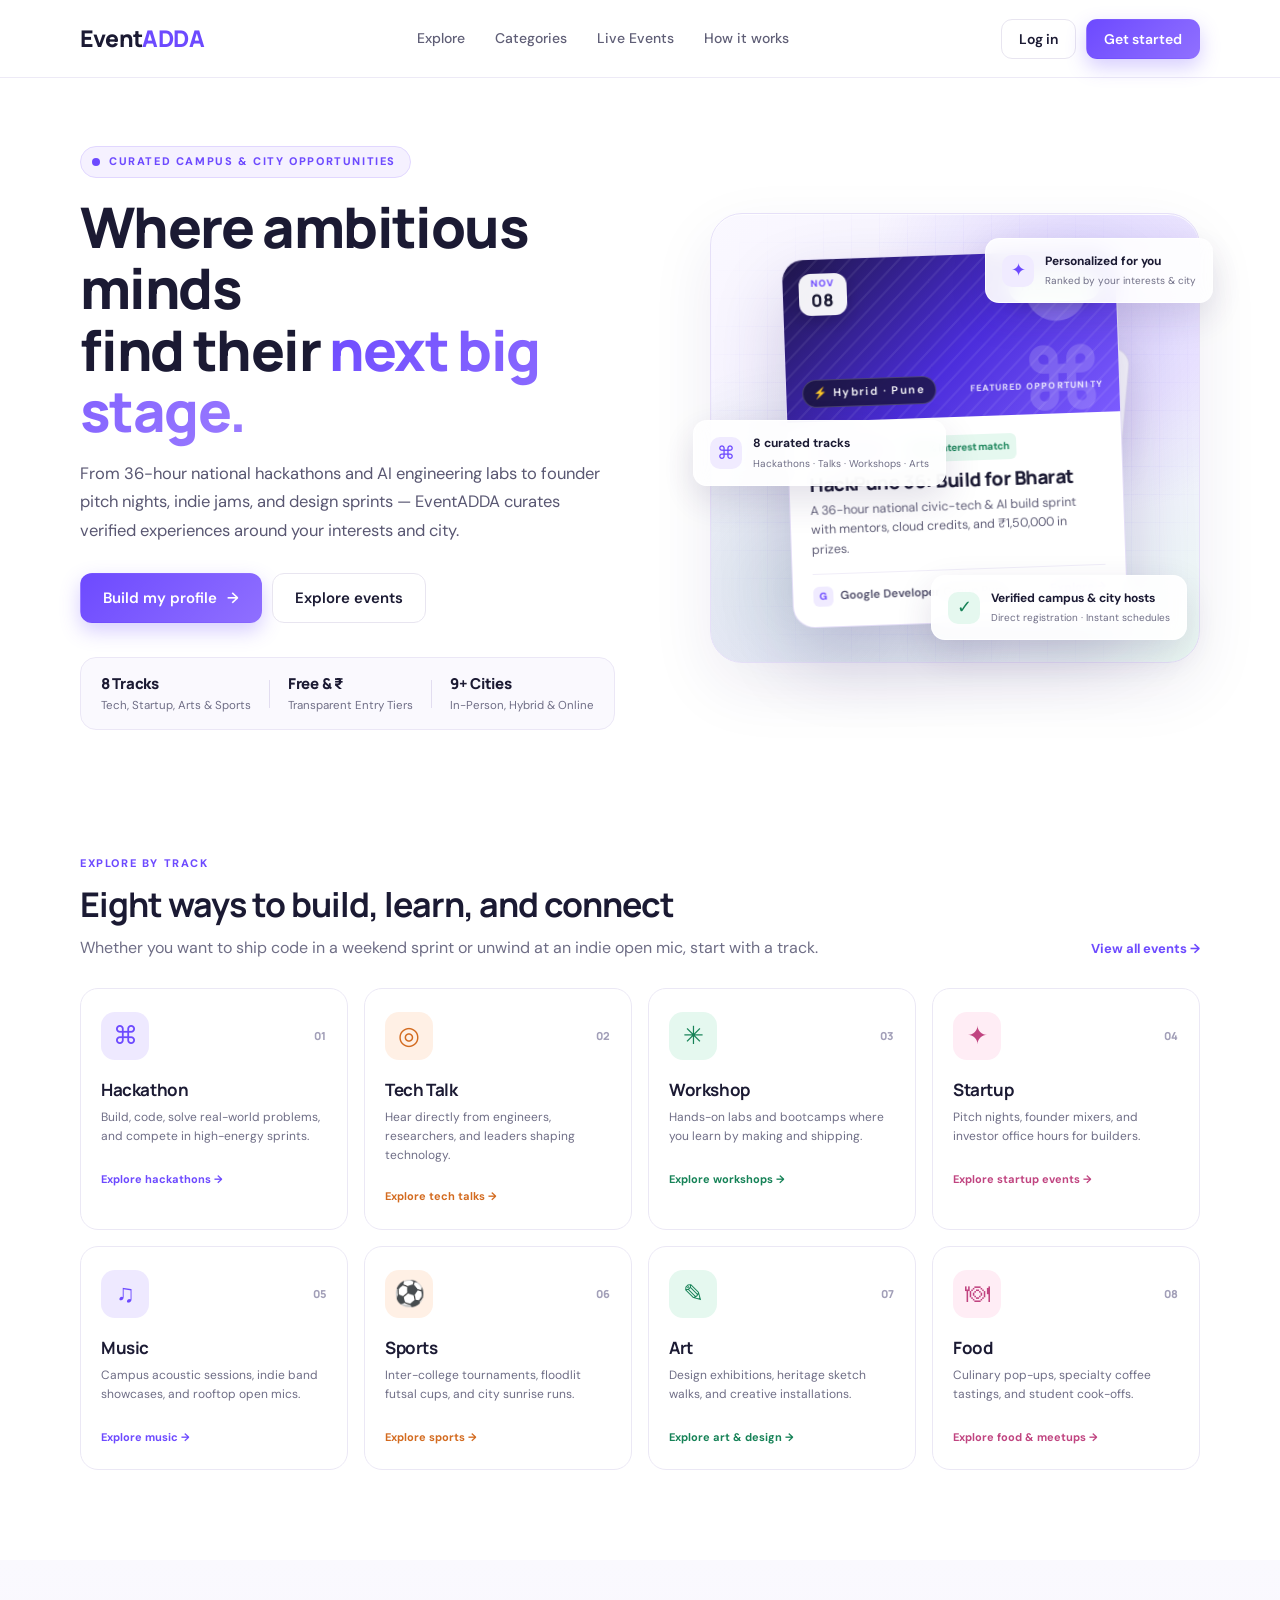
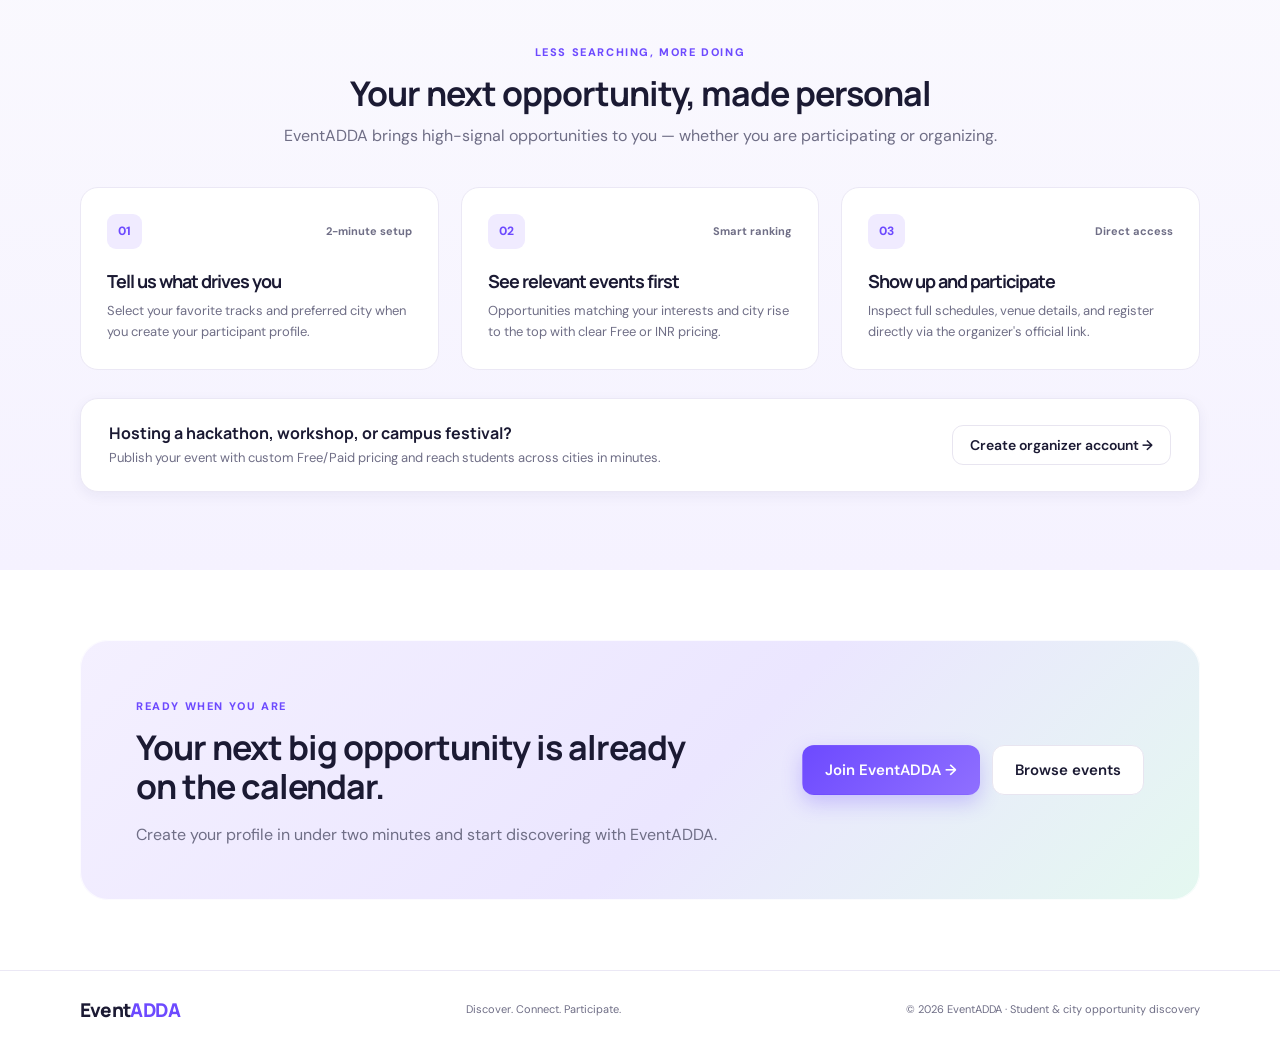
<file: frontend/index.html>
<!doctype html>
<html lang="en">
<head>
  <meta charset="utf-8">
  <meta name="viewport" content="width=device-width, initial-scale=1">
  <title>EventADDA — Discover your next opportunity</title>
  <link rel="stylesheet" href="css/style.css">
  <link rel="stylesheet" href="css/extra.css">
</head>
<body data-page="landing">
  <header class="header">
    <a class="brand" href="index.html">Event<span>ADDA</span></a>
    <nav>
      <a href="events.html">Explore</a>
      <a href="#categories">Categories</a>
      <a href="#featured">Live Events</a>
      <a href="#how">How it works</a>
    </nav>
    <div class="header-actions">
      <a class="btn btn-light" href="login.html">Log in</a>
      <a class="btn btn-primary" href="signup.html">Get started</a>
    </div>
    <button class="menu-toggle" aria-label="Open menu">☰</button>
  </header>

  <main>
    <section class="hero container">
      <div class="hero-copy">
        <div class="hero-eyebrow-pill">
          <span class="pulse-dot" aria-hidden="true"></span>
          <span class="eyebrow">CURATED CAMPUS &amp; CITY OPPORTUNITIES</span>
        </div>
        <h1>Where ambitious minds<br>find their <em>next big stage.</em></h1>
        <p>From 36-hour national hackathons and AI engineering labs to founder pitch nights, indie jams, and design sprints — EventADDA curates verified experiences around your interests and city.</p>
        <div class="hero-actions">
          <a class="btn btn-primary btn-large" href="signup.html">Build my profile <span>→</span></a>
          <a class="btn btn-light btn-large" href="events.html">Explore events</a>
        </div>
        <div class="hero-proof-strip" aria-label="Platform highlights">
          <div class="hero-proof-item">
            <strong>8 Tracks</strong>
            <span>Tech, Startup, Arts &amp; Sports</span>
          </div>
          <div class="hero-proof-divider" aria-hidden="true"></div>
          <div class="hero-proof-item">
            <strong>Free &amp; ₹</strong>
            <span>Transparent Entry Tiers</span>
          </div>
          <div class="hero-proof-divider" aria-hidden="true"></div>
          <div class="hero-proof-item">
            <strong>9+ Cities</strong>
            <span>In-Person, Hybrid &amp; Online</span>
          </div>
        </div>
      </div>

      <div class="hero-art" aria-label="Featured event discovery preview">
        <div class="hero-stage-grid" aria-hidden="true"></div>

        <div class="floating-card floating-top">
          <span class="float-icon">✦</span>
          <div>
            <b>Personalized for you</b>
            <small>Ranked by your interests &amp; city</small>
          </div>
        </div>

        <div class="stage-card-back" aria-hidden="true">
          <div class="stage-back-top">
            <span class="tag tag-green">WORKSHOP</span>
            <span class="price-pill price-pill-paid">₹299</span>
          </div>
          <h4>Design Systems &amp; Figma Lab</h4>
          <div class="stage-back-meta">📅 Nov 16 · 📍 Bengaluru · In-person</div>
        </div>

        <article class="event-preview">
          <div class="preview-banner">
            <div class="preview-poster-pattern" aria-hidden="true"></div>
            <div class="preview-top-row">
              <div class="poster-date-badge">
                <span class="month">NOV</span>
                <span class="day">08</span>
              </div>
              <span class="price-pill price-pill-free">FREE ENTRY</span>
            </div>
            <div class="banner-symbol" aria-hidden="true">⌘</div>
            <div class="preview-bottom-row">
              <span class="poster-mode-chip">⚡ Hybrid · Pune</span>
              <span class="preview-featured-label">FEATURED OPPORTUNITY</span>
            </div>
          </div>
          <div class="preview-body">
            <div class="preview-tag-row">
              <span class="tag tag-purple">HACKATHON</span>
              <span class="match">✦ 96% interest match</span>
            </div>
            <h3>HackPune 36: Build for Bharat</h3>
            <p>A 36-hour national civic-tech &amp; AI build sprint with mentors, cloud credits, and ₹1,50,000 in prizes.</p>
            <div class="preview-footer">
              <div class="preview-host">
                <span class="organizer-monogram">G</span>
                <span>Google Developer Group Pune</span>
              </div>
              <a class="preview-cta-link" href="events.html?category=Hackathon">Explore →</a>
            </div>
          </div>
        </article>

        <div class="floating-card floating-mid">
          <span class="float-icon">⌘</span>
          <div>
            <b>8 curated tracks</b>
            <small>Hackathons · Talks · Workshops · Arts</small>
          </div>
        </div>

        <div class="floating-card floating-bottom">
          <span class="float-icon green-icon">✓</span>
          <div>
            <b>Verified campus &amp; city hosts</b>
            <small>Direct registration · Instant schedules</small>
          </div>
        </div>
      </div>
    </section>

    <section id="categories" class="container section">
      <div class="section-heading">
        <div>
          <span class="eyebrow">EXPLORE BY TRACK</span>
          <h2>Eight ways to build, learn, and connect</h2>
          <p>Whether you want to ship code in a weekend sprint or unwind at an indie open mic, start with a track.</p>
        </div>
        <a class="text-link" href="events.html">View all events →</a>
      </div>
      <div class="category-grid">
        <a class="category-card purple-card" href="events.html?category=Hackathon">
          <div class="category-card-top">
            <span class="category-icon">⌘</span>
            <span class="category-index">01</span>
          </div>
          <h3>Hackathon</h3>
          <p>Build, code, solve real-world problems, and compete in high-energy sprints.</p>
          <b>Explore hackathons →</b>
        </a>
        <a class="category-card orange-card" href="events.html?category=Tech+Talk">
          <div class="category-card-top">
            <span class="category-icon">◎</span>
            <span class="category-index">02</span>
          </div>
          <h3>Tech Talk</h3>
          <p>Hear directly from engineers, researchers, and leaders shaping technology.</p>
          <b>Explore tech talks →</b>
        </a>
        <a class="category-card green-card" href="events.html?category=Workshop">
          <div class="category-card-top">
            <span class="category-icon">✳</span>
            <span class="category-index">03</span>
          </div>
          <h3>Workshop</h3>
          <p>Hands-on labs and bootcamps where you learn by making and shipping.</p>
          <b>Explore workshops →</b>
        </a>
        <a class="category-card pink-card" href="events.html?category=Startup">
          <div class="category-card-top">
            <span class="category-icon">✦</span>
            <span class="category-index">04</span>
          </div>
          <h3>Startup</h3>
          <p>Pitch nights, founder mixers, and investor office hours for builders.</p>
          <b>Explore startup events →</b>
        </a>
        <a class="category-card purple-card" href="events.html?category=Music">
          <div class="category-card-top">
            <span class="category-icon">♫</span>
            <span class="category-index">05</span>
          </div>
          <h3>Music</h3>
          <p>Campus acoustic sessions, indie band showcases, and rooftop open mics.</p>
          <b>Explore music →</b>
        </a>
        <a class="category-card orange-card" href="events.html?category=Sports">
          <div class="category-card-top">
            <span class="category-icon">⚽</span>
            <span class="category-index">06</span>
          </div>
          <h3>Sports</h3>
          <p>Inter-college tournaments, floodlit futsal cups, and city sunrise runs.</p>
          <b>Explore sports →</b>
        </a>
        <a class="category-card green-card" href="events.html?category=Art">
          <div class="category-card-top">
            <span class="category-icon">✎</span>
            <span class="category-index">07</span>
          </div>
          <h3>Art</h3>
          <p>Design exhibitions, heritage sketch walks, and creative installations.</p>
          <b>Explore art &amp; design →</b>
        </a>
        <a class="category-card pink-card" href="events.html?category=Food">
          <div class="category-card-top">
            <span class="category-icon">🍽</span>
            <span class="category-index">08</span>
          </div>
          <h3>Food</h3>
          <p>Culinary pop-ups, specialty coffee tastings, and student cook-offs.</p>
          <b>Explore food &amp; meetups →</b>
        </a>
      </div>
    </section>

    <section id="featured" class="container section landing-featured-section">
      <div class="section-heading">
        <div>
          <span class="eyebrow">LIVE FROM THE CATALOGUE</span>
          <h2>Upcoming opportunities worth showing up for</h2>
          <p>Published events happening across campuses, cities, and online — updated live from EventADDA organizers.</p>
        </div>
        <a class="text-link" href="events.html">Browse full directory →</a>
      </div>
      <div id="landingEventGrid" class="event-grid"></div>
      <div class="landing-featured-footer">
        <a class="btn btn-light btn-large" href="events.html">Explore all upcoming events →</a>
      </div>
    </section>

    <section id="how" class="how-section">
      <div class="container">
        <div class="section-heading centered">
          <div>
            <span class="eyebrow">LESS SEARCHING, MORE DOING</span>
            <h2>Your next opportunity, made personal</h2>
            <p>EventADDA brings high-signal opportunities to you — whether you are participating or organizing.</p>
          </div>
        </div>
        <div class="steps-grid">
          <article class="step">
            <div class="step-header">
              <span class="step-num">01</span>
              <span class="step-tag">2-minute setup</span>
            </div>
            <h3>Tell us what drives you</h3>
            <p>Select your favorite tracks and preferred city when you create your participant profile.</p>
          </article>
          <article class="step">
            <div class="step-header">
              <span class="step-num">02</span>
              <span class="step-tag">Smart ranking</span>
            </div>
            <h3>See relevant events first</h3>
            <p>Opportunities matching your interests and city rise to the top with clear Free or INR pricing.</p>
          </article>
          <article class="step">
            <div class="step-header">
              <span class="step-num">03</span>
              <span class="step-tag">Direct access</span>
            </div>
            <h3>Show up and participate</h3>
            <p>Inspect full schedules, venue details, and register directly via the organizer's official link.</p>
          </article>
        </div>
        <div class="role-callout-bar">
          <div class="role-callout-copy">
            <strong>Hosting a hackathon, workshop, or campus festival?</strong>
            <span>Publish your event with custom Free/Paid pricing and reach students across cities in minutes.</span>
          </div>
          <a class="btn btn-light" href="signup-organizer.html">Create organizer account →</a>
        </div>
      </div>
    </section>

    <section class="cta container">
      <div class="cta-copy">
        <span class="eyebrow">READY WHEN YOU ARE</span>
        <h2>Your next big opportunity is already on the calendar.</h2>
        <p>Create your profile in under two minutes and start discovering with EventADDA.</p>
      </div>
      <div class="cta-actions">
        <a class="btn btn-primary btn-large" href="signup.html">Join EventADDA →</a>
        <a class="btn btn-light btn-large" href="events.html">Browse events</a>
      </div>
    </section>
  </main>

  <footer class="footer">
    <a class="brand" href="index.html">Event<span>ADDA</span></a>
    <p>Discover. Connect. Participate.</p>
    <span>© 2026 EventADDA · Student &amp; city opportunity discovery</span>
  </footer>
  <script src="js/main.js"></script>
</body>
</html>
</file>
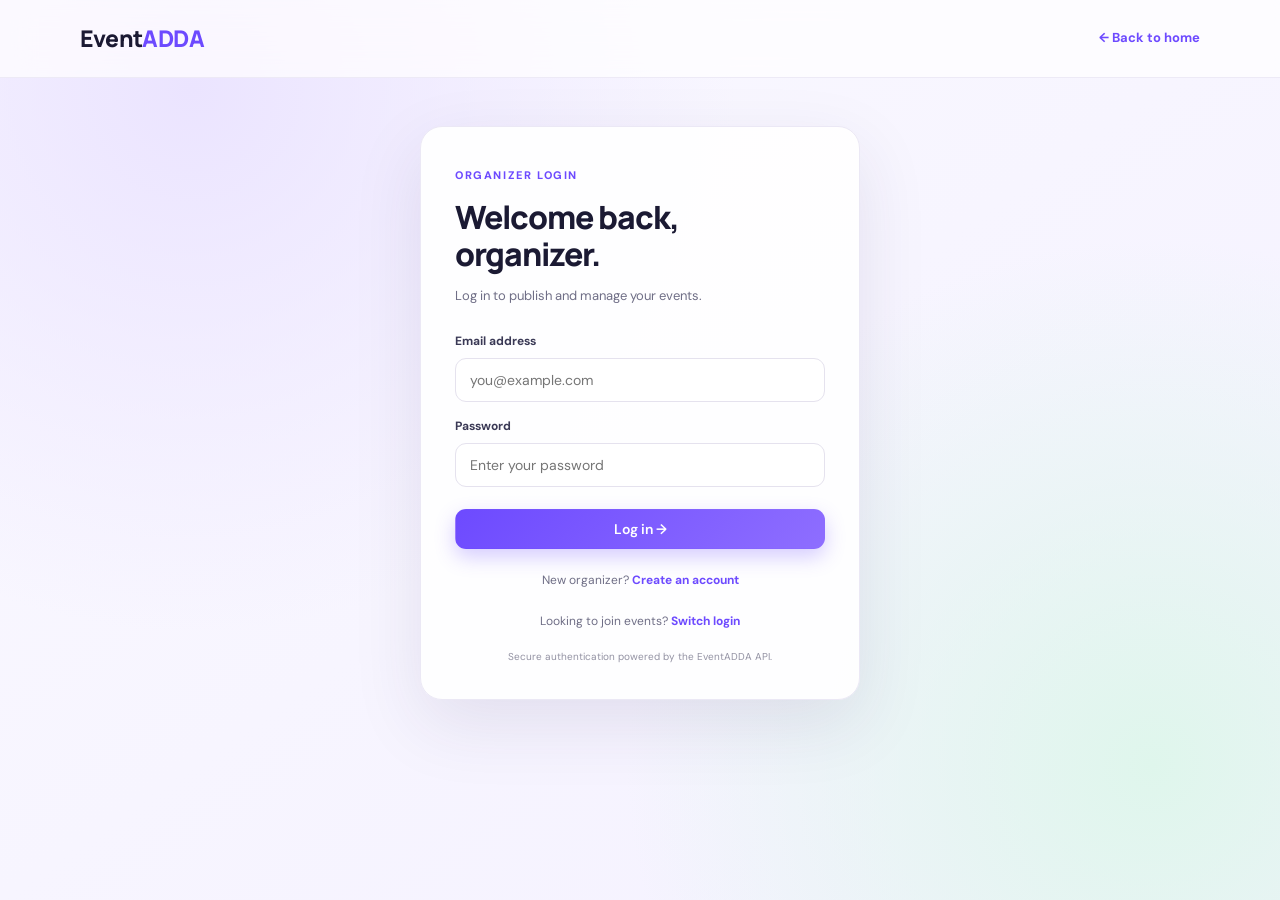
<file: frontend/dashboard-organizer.html>
<!doctype html><html lang="en"><head><meta charset="utf-8"><meta name="viewport" content="width=device-width,initial-scale=1"><title>Organizer dashboard | EventADDA</title><link rel="stylesheet" href="css/style.css"><link rel="stylesheet" href="css/extra.css"></head><body data-page="organizer-dashboard"><header class="header"><a class="brand" href="index.html">Event<span>ADDA</span></a><nav><a href="events.html">All events</a><a href="index.html#categories">Categories</a><a href="index.html#how">How it works</a></nav><div class="header-actions"><a class="btn btn-light" href="login.html">Log in</a><a class="btn btn-primary" href="signup.html">Get started</a></div><button class="menu-toggle" aria-label="Open menu">☰</button></header><main class="container events-page"><span class="eyebrow">ORGANIZER DASHBOARD</span><h1>Welcome, <em id="userName"></em></h1><p class="muted">Manage your organizer profile and prepare your events.</p><div id="stage1ProfileSection" class="profile-panel"></div><div id="eventsStatusBanner"></div><div class="auth-wrap"><section class="auth-card auth-card-wide"><span class="eyebrow">YOUR EVENT</span><h1 id="formTitle">Publish a new event</h1><form id="eventForm"><div class="form-grid"><div class="field"><label for="evTitle">Event title</label><input id="evTitle" required maxlength="80" placeholder="e.g. Build for Tomorrow"></div><div class="field"><label for="evCategory">Category</label><select id="evCategory" required><option>Hackathon</option><option>Tech Talk</option><option>Workshop</option><option>Startup</option><option>Music</option><option>Sports</option><option>Art</option><option>Food</option></select></div><div class="field"><label for="evDate">Date</label><input id="evDate" type="date" required></div><div class="field"><label for="evTime">Start time</label><input id="evTime" type="time" required></div><div class="field"><label for="evMode">Mode</label><select id="evMode" required><option>In-person</option><option>Online</option><option>Hybrid</option></select></div><div class="field"><label for="evCity">City</label><input id="evCity" required maxlength="40" placeholder="e.g. Mumbai (or Online)"></div><div class="field"><label for="evPriceType">Event pricing</label><select id="evPriceType" required><option value="free">Free</option><option value="paid">Paid</option></select></div><div class="field" id="evPriceAmountField" hidden><label for="evPriceAmount">Price in INR (₹)</label><input id="evPriceAmount" type="number" min="1" step="0.01" placeholder="e.g. 499"></div></div><label for="evVenue">Venue or meeting link</label><input id="evVenue" maxlength="120" placeholder="e.g. Innovation Hub, Andheri"><label for="evDesc">Short description</label><textarea id="evDesc" required maxlength="160" rows="2" placeholder="One or two lines shown on the event card"></textarea><label for="evDetails">Full details</label><textarea id="evDetails" maxlength="1500" rows="5" placeholder="Agenda, eligibility, prizes, what to bring…"></textarea><button id="submitBtn" class="btn btn-primary full-width" type="submit">Publish event →</button><div id="cancelWrap" hidden><button id="cancelEdit" class="btn btn-light full-width" type="button">Cancel editing</button></div><p id="formMessage" class="form-message" aria-live="polite"></p></form></section></div><div class="section-heading dash-section"><div><span class="eyebrow">YOUR EVENTS</span><h2>Published by you</h2><p>Edit or delete the events you published.</p></div><a class="text-link" href="events.html">View all listings →</a></div><div id="myEvents" class="event-grid"></div><p id="myEmpty" class="empty-state" hidden>You have not published any events yet. Use the form above to publish your first one.</p><div class="section-heading dash-section"><div><span class="eyebrow">ALL EVENTS</span><h2>From other organizers</h2><p>You can view these, but only their owners can change them.</p></div></div><div id="otherEvents" class="event-grid"></div><p id="otherEmpty" class="empty-state" hidden>No events from other organizers yet.</p></main><footer class="footer"><a class="brand" href="index.html">Event<span>ADDA</span></a><p>Discover. Connect. Participate.</p><span>© 2026 EventADDA</span></footer><script src="js/main.js"></script></body></html>
</file>
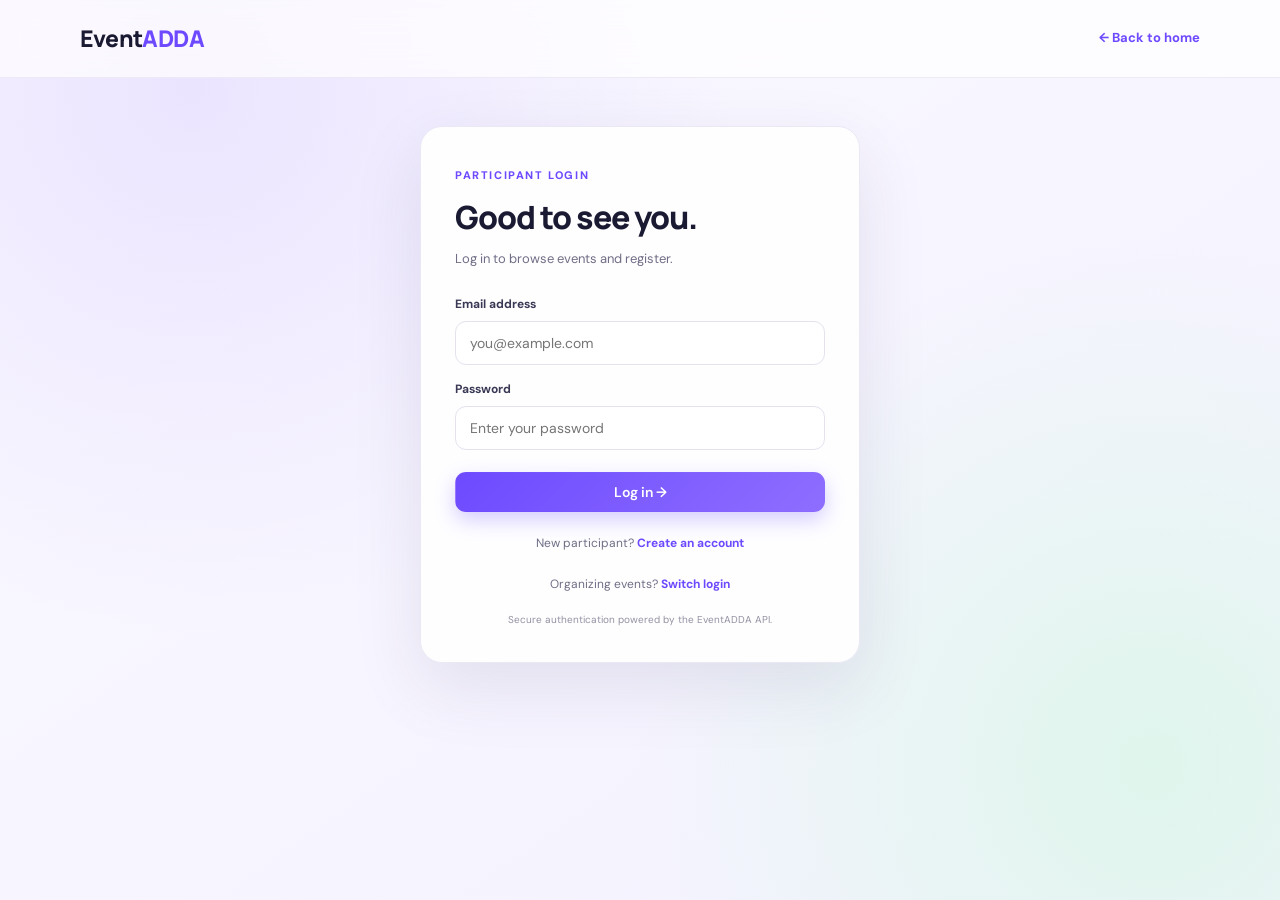
<file: frontend/dashboard-participant.html>
<!doctype html>
<html lang="en">
<head>
  <meta charset="utf-8">
  <meta name="viewport" content="width=device-width,initial-scale=1">
  <title>Participant dashboard | EventADDA</title>
  <link rel="stylesheet" href="css/style.css">
  <link rel="stylesheet" href="css/extra.css">
  <script src="https://checkout.razorpay.com/v1/checkout.js"></script>
</head>
<body data-page="participant-dashboard">
  <header class="header">
    <a class="brand" href="index.html">Event<span>ADDA</span></a>
    <nav>
      <a href="events.html">All events</a>
      <a href="index.html#categories">Categories</a>
      <a href="index.html#how">How it works</a>
    </nav>
    <div class="header-actions">
      <a class="btn btn-light" href="login.html">Log in</a>
      <a class="btn btn-primary" href="signup.html">Get started</a>
    </div>
    <button class="menu-toggle" aria-label="Open menu">☰</button>
  </header>

  <main class="container events-page">
    <section class="discovery-hero participant-hero">
      <div class="discovery-hero-copy">
        <div class="eyebrow-row">
          <span class="eyebrow">PARTICIPANT DASHBOARD</span>
          <span id="eventCountBadge" class="live-count-pill">Loading events…</span>
        </div>
        <h1>Welcome, <em id="userName"></em></h1>
        <p class="muted">Events matching your selected interests are prioritized first. Manage your profile or explore upcoming experiences below.</p>
        <div id="participantSummaryBar" class="participant-summary-bar"></div>
      </div>
      <div class="discovery-hero-actions">
        <a href="#myBookingsSection" class="btn btn-primary hero-action-btn" id="jumpToBookingsBtn">
          <span>🎟 My Bookings</span>
          <span id="myBookingsCountBadge" class="booking-count-pill" hidden>0</span>
        </a>
        <button id="toggleProfileBtn" type="button" class="btn btn-light profile-toggle-btn" aria-expanded="false" aria-controls="stage1ProfileSection">
          <span>⚙ Account &amp; Preferences</span>
        </button>
      </div>
    </section>

    <div id="stage1ProfileSection" class="profile-panel"></div>
    <div id="eventsStatusBanner"></div>

    <section id="upcomingBookingsSection" class="bookings-panel upcoming-bookings-panel" hidden>
      <div class="bookings-panel-header">
        <div>
          <span class="eyebrow">CONFIRMED SCHEDULE</span>
          <h2>Upcoming Confirmed Events</h2>
          <p class="muted">Active confirmed bookings for future published events. Automated reminders are sent 24 hours before start time.</p>
        </div>
        <span id="upcomingConfirmedCount" class="live-count-pill">0 Upcoming</span>
      </div>
      <div id="upcomingBookingsGrid" class="upcoming-bookings-grid"></div>
    </section>

    <section id="myBookingsSection" class="bookings-panel">
      <div class="bookings-panel-header">
        <div>
          <span class="eyebrow">REGISTRATION &amp; PAYMENT HISTORY</span>
          <h2>My Bookings</h2>
          <p class="muted">Track confirmed seats, 15-minute payment holds, Razorpay Test Mode payment attempts, and past cancellations.</p>
        </div>
        <div class="bookings-filter-pills" id="bookingStatusFilters" role="tablist" aria-label="Filter bookings by status">
          <button type="button" class="category-pill active" data-booking-status="all">All</button>
          <button type="button" class="category-pill" data-booking-status="confirmed">Confirmed</button>
          <button type="button" class="category-pill" data-booking-status="pending_payment">Pending Payment</button>
          <button type="button" class="category-pill" data-booking-status="cancelled_or_expired">Cancelled / Expired</button>
          <button type="button" class="category-pill" data-booking-status="resolution_required">Resolution Required</button>
        </div>
      </div>
      <p id="bookingsActionMessage" class="form-message" aria-live="polite"></p>
      <div id="myBookingsList" class="bookings-list"></div>
      <div id="myBookingsEmpty" class="empty-state empty-state-card bookings-empty-card" hidden>
        <div class="empty-state-icon">🎟</div>
        <h3 id="myBookingsEmptyTitle">No bookings in this view yet</h3>
        <p id="myBookingsEmptyText">Explore upcoming events below to reserve your seat or complete a free registration.</p>
      </div>
    </section>

    <div id="categoryPills" class="category-pills" role="tablist" aria-label="Filter by category quick pills">
      <button type="button" class="category-pill active" data-pill-category="All">✦ All For You</button>
      <button type="button" class="category-pill" data-pill-category="Hackathon">⌘ Hackathon</button>
      <button type="button" class="category-pill" data-pill-category="Tech Talk">◎ Tech Talk</button>
      <button type="button" class="category-pill" data-pill-category="Workshop">✳ Workshop</button>
      <button type="button" class="category-pill" data-pill-category="Startup">✦ Startup</button>
      <button type="button" class="category-pill" data-pill-category="Music">♫ Music</button>
      <button type="button" class="category-pill" data-pill-category="Sports">⚽ Sports</button>
      <button type="button" class="category-pill" data-pill-category="Art">✎ Art</button>
      <button type="button" class="category-pill" data-pill-category="Food">🍽 Food</button>
    </div>

    <div class="filter-row filter-toolbar">
      <div class="search-field-wrap">
        <span class="search-icon" aria-hidden="true">⌕</span>
        <input id="eventSearch" type="search" placeholder="Search by title, topic, city, venue, or organizer…" aria-label="Search events">
      </div>
      <select id="categoryFilter" aria-label="Filter by category">
        <option value="All">All categories</option>
        <option>Hackathon</option>
        <option>Tech Talk</option>
        <option>Workshop</option>
        <option>Startup</option>
        <option>Music</option>
        <option>Sports</option>
        <option>Art</option>
        <option>Food</option>
      </select>
      <select id="priceFilter" aria-label="Filter by price">
        <option value="All">All prices</option>
        <option value="free">Free entry</option>
        <option value="paid">Paid / Ticketed</option>
      </select>
      <button id="resetFiltersBtn" type="button" class="btn btn-light btn-reset-filters" hidden>Reset filters</button>
    </div>

    <div id="resultsSummary" class="results-bar" aria-live="polite"></div>

    <div id="eventGrid" class="event-grid"></div>

    <div id="emptyState" class="empty-state empty-state-card" hidden>
      <div class="empty-state-icon">✦</div>
      <h3>No events match your current filters</h3>
      <p>Try broadening your keyword search or switching back to all categories and price tiers.</p>
      <button id="emptyResetBtn" type="button" class="btn btn-primary">Reset all filters →</button>
    </div>
  </main>

  <footer class="footer">
    <a class="brand" href="index.html">Event<span>ADDA</span></a>
    <p>Discover. Connect. Participate.</p>
    <span>© 2026 EventADDA</span>
  </footer>
  <script src="js/main.js"></script>
</body>
</html>
</file>
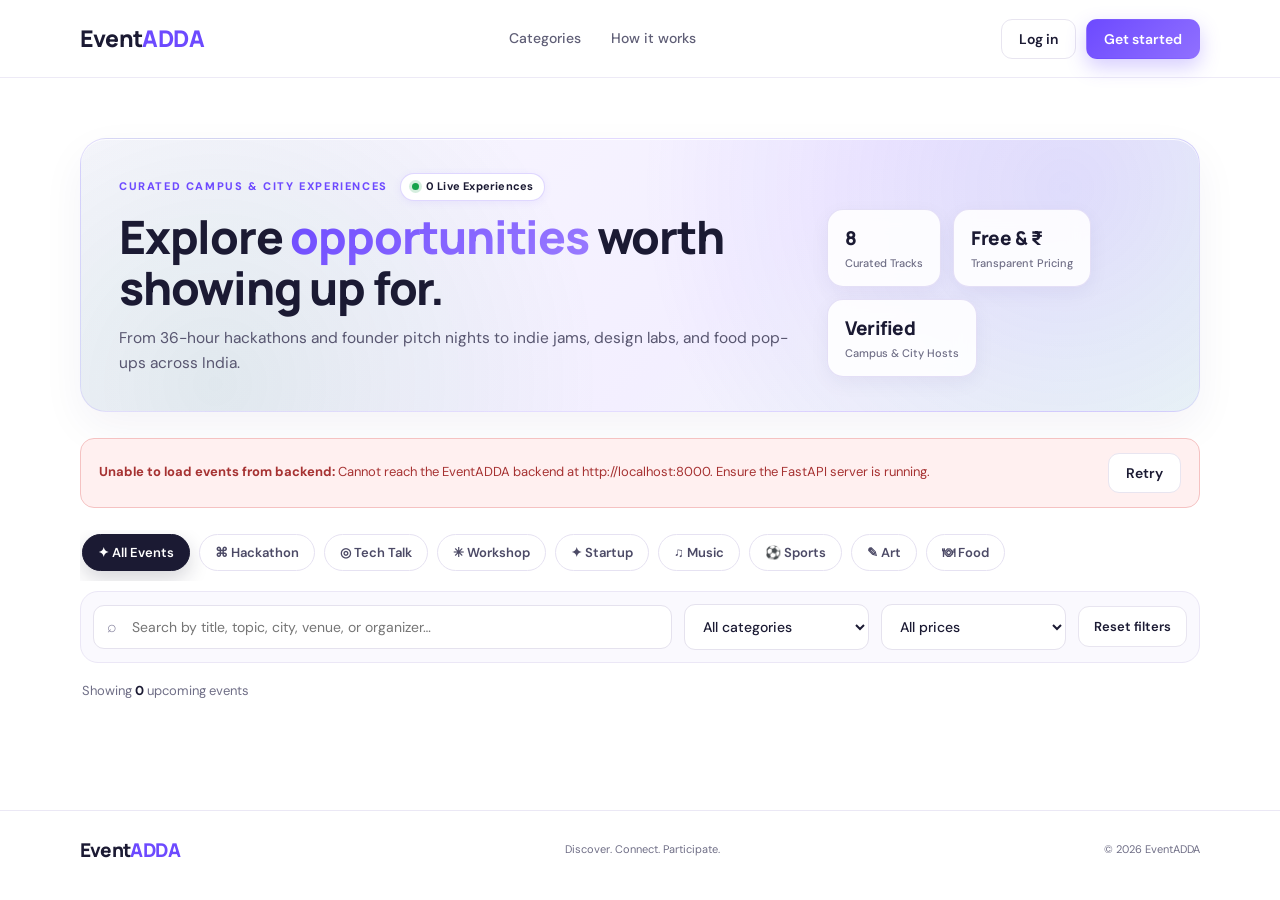
<file: frontend/events.html>
<!doctype html>
<html lang="en">
<head>
  <meta charset="utf-8">
  <meta name="viewport" content="width=device-width,initial-scale=1">
  <title>Explore events | EventADDA</title>
  <link rel="stylesheet" href="css/style.css">
  <link rel="stylesheet" href="css/extra.css">
</head>
<body>
  <header class="header">
    <a class="brand" href="index.html">Event<span>ADDA</span></a>
    <nav>
      <a href="index.html#categories">Categories</a>
      <a href="index.html#how">How it works</a>
    </nav>
    <div class="header-actions">
      <a class="btn btn-light" href="login.html">Log in</a>
      <a class="btn btn-primary" href="signup.html">Get started</a>
    </div>
    <button class="menu-toggle" aria-label="Open menu">☰</button>
  </header>

  <main class="container events-page">
    <section class="discovery-hero">
      <div class="discovery-hero-copy">
        <div class="eyebrow-row">
          <span class="eyebrow">CURATED CAMPUS &amp; CITY EXPERIENCES</span>
          <span id="eventCountBadge" class="live-count-pill">Loading events…</span>
        </div>
        <h1>Explore <em>opportunities</em> worth showing up for.</h1>
        <p class="muted">From 36-hour hackathons and founder pitch nights to indie jams, design labs, and food pop-ups across India.</p>
      </div>
      <div class="discovery-metrics" aria-label="Platform highlights">
        <div class="metric-chip">
          <strong>8</strong>
          <span>Curated Tracks</span>
        </div>
        <div class="metric-chip">
          <strong>Free &amp; ₹</strong>
          <span>Transparent Pricing</span>
        </div>
        <div class="metric-chip">
          <strong>Verified</strong>
          <span>Campus &amp; City Hosts</span>
        </div>
      </div>
    </section>

    <div id="eventsStatusBanner"></div>

    <div id="categoryPills" class="category-pills" role="tablist" aria-label="Filter by category quick pills">
      <button type="button" class="category-pill active" data-pill-category="All">✦ All Events</button>
      <button type="button" class="category-pill" data-pill-category="Hackathon">⌘ Hackathon</button>
      <button type="button" class="category-pill" data-pill-category="Tech Talk">◎ Tech Talk</button>
      <button type="button" class="category-pill" data-pill-category="Workshop">✳ Workshop</button>
      <button type="button" class="category-pill" data-pill-category="Startup">✦ Startup</button>
      <button type="button" class="category-pill" data-pill-category="Music">♫ Music</button>
      <button type="button" class="category-pill" data-pill-category="Sports">⚽ Sports</button>
      <button type="button" class="category-pill" data-pill-category="Art">✎ Art</button>
      <button type="button" class="category-pill" data-pill-category="Food">🍽 Food</button>
    </div>

    <div class="filter-row filter-toolbar">
      <div class="search-field-wrap">
        <span class="search-icon" aria-hidden="true">⌕</span>
        <input id="eventSearch" type="search" placeholder="Search by title, topic, city, venue, or organizer…" aria-label="Search events">
      </div>
      <select id="categoryFilter" aria-label="Filter by category">
        <option value="All">All categories</option>
        <option>Hackathon</option>
        <option>Tech Talk</option>
        <option>Workshop</option>
        <option>Startup</option>
        <option>Music</option>
        <option>Sports</option>
        <option>Art</option>
        <option>Food</option>
      </select>
      <select id="priceFilter" aria-label="Filter by price">
        <option value="All">All prices</option>
        <option value="free">Free entry</option>
        <option value="paid">Paid / Ticketed</option>
      </select>
      <button id="resetFiltersBtn" type="button" class="btn btn-light btn-reset-filters" hidden>Reset filters</button>
    </div>

    <div id="resultsSummary" class="results-bar" aria-live="polite"></div>

    <div id="eventGrid" class="event-grid"></div>

    <div id="emptyState" class="empty-state empty-state-card" hidden>
      <div class="empty-state-icon">✦</div>
      <h3>No events match your current filters</h3>
      <p>Try broadening your keyword search or switching back to all categories and price tiers.</p>
      <button id="emptyResetBtn" type="button" class="btn btn-primary">Reset all filters →</button>
    </div>
  </main>

  <footer class="footer">
    <a class="brand" href="index.html">Event<span>ADDA</span></a>
    <p>Discover. Connect. Participate.</p>
    <span>© 2026 EventADDA</span>
  </footer>
  <script src="js/main.js"></script>
</body>
</html>
</file>
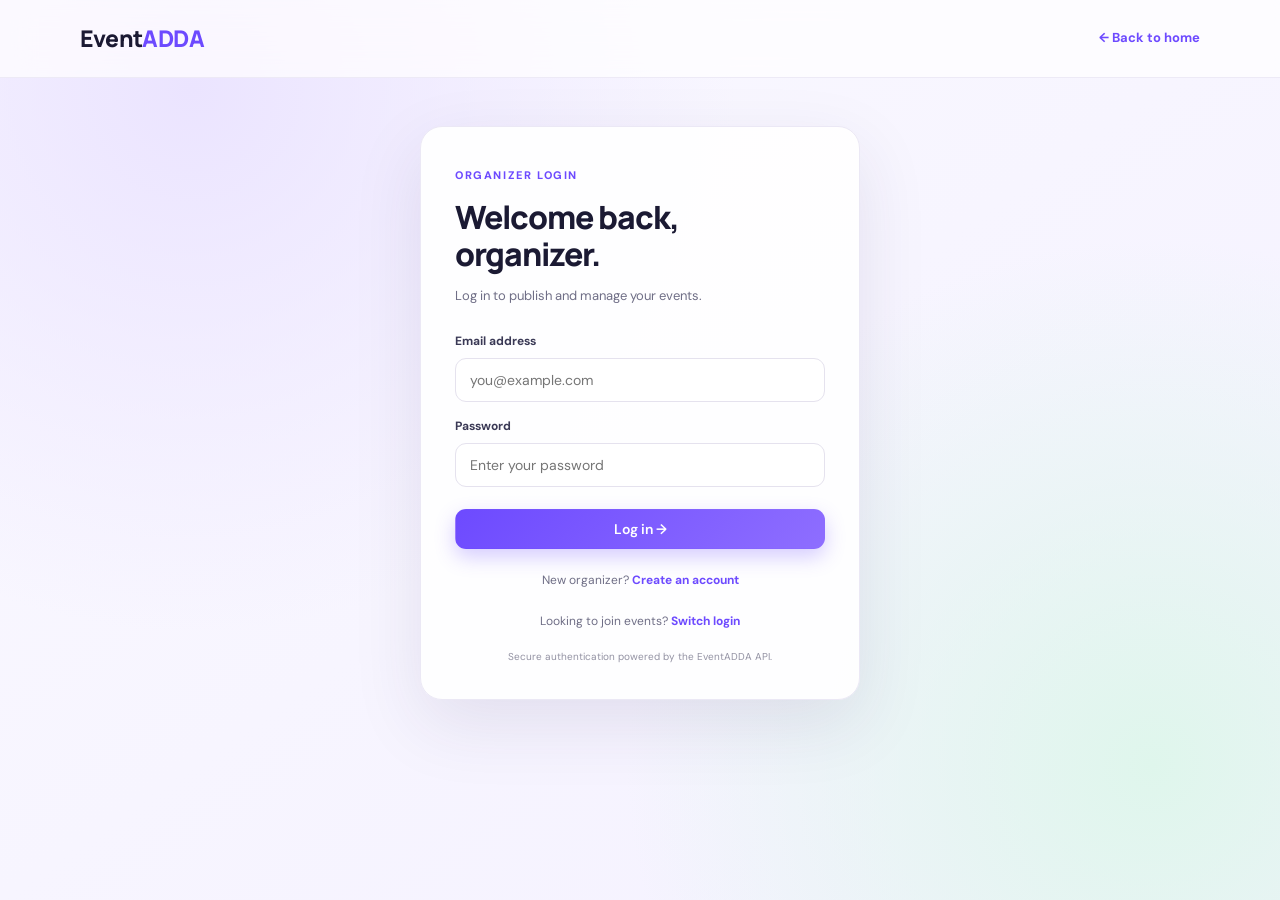
<file: frontend/login-organizer.html>
<!doctype html><html lang="en"><head><meta charset="utf-8"><meta name="viewport" content="width=device-width,initial-scale=1"><title>Organizer log in | EventADDA</title><link rel="stylesheet" href="css/style.css"><link rel="stylesheet" href="css/extra.css"></head><body class="auth-page"><header class="header"><a class="brand" href="index.html">Event<span>ADDA</span></a><a class="text-link" href="index.html">← Back to home</a></header><main class="auth-wrap"><section class="auth-card"><span class="eyebrow">ORGANIZER LOGIN</span><h1>Welcome back, organizer.</h1><p class="muted">Log in to publish and manage your events.</p><form id="loginForm" data-role="organizer"><label for="email">Email address</label><input id="email" type="email" placeholder="you@example.com" autocomplete="email" required><label for="password">Password</label><input id="password" type="password" placeholder="Enter your password" autocomplete="current-password" required><button class="btn btn-primary full-width" type="submit">Log in →</button><p id="formMessage" class="form-message" aria-live="polite"></p></form><p class="auth-bottom">New organizer? <a href="signup-organizer.html">Create an account</a></p><p class="auth-bottom">Looking to join events? <a href="login-participant.html">Switch login</a></p><p class="fine-print">Secure authentication powered by the EventADDA API.</p></section></main><script src="js/main.js"></script></body></html>
</file>
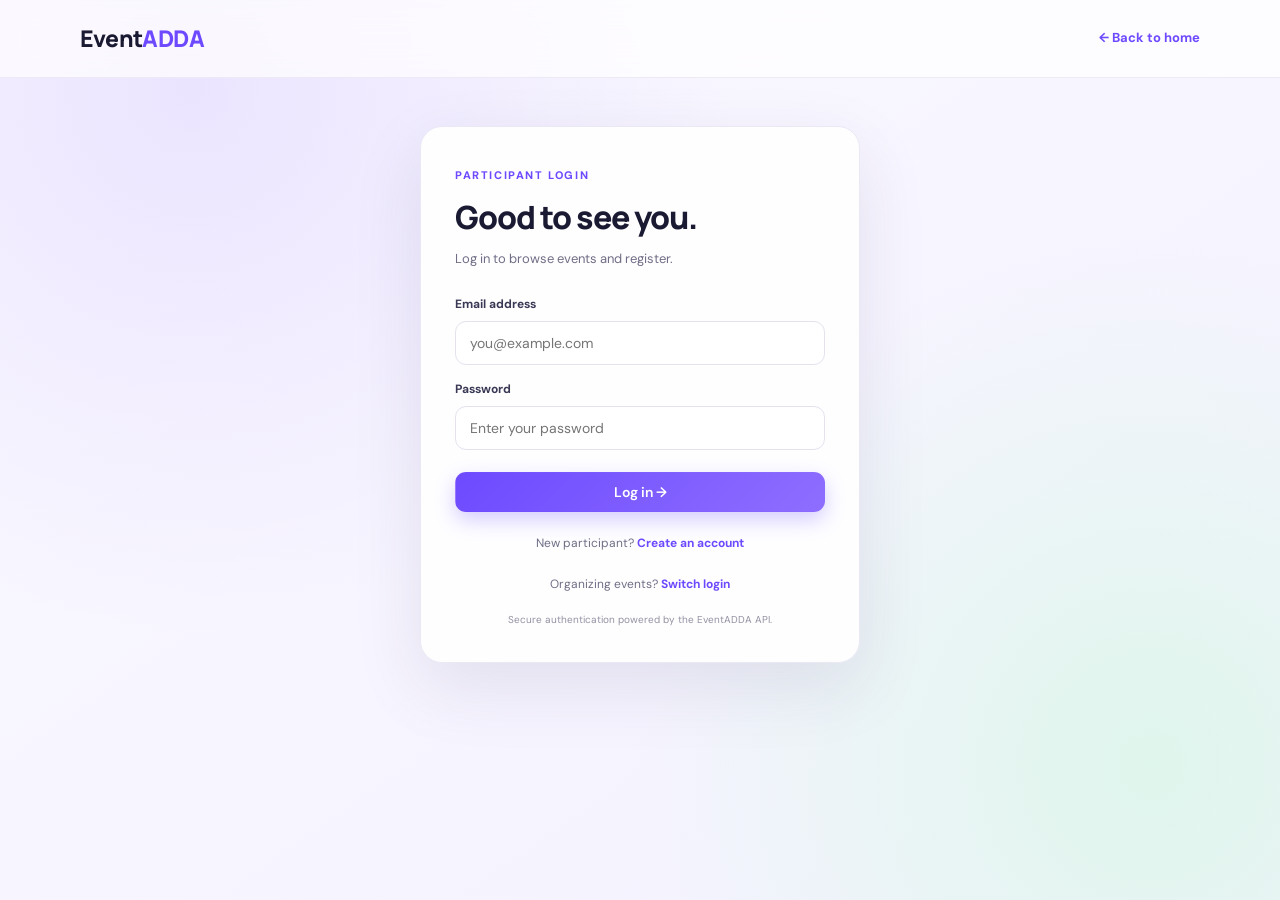
<file: frontend/login-participant.html>
<!doctype html><html lang="en"><head><meta charset="utf-8"><meta name="viewport" content="width=device-width,initial-scale=1"><title>Participant log in | EventADDA</title><link rel="stylesheet" href="css/style.css"><link rel="stylesheet" href="css/extra.css"></head><body class="auth-page"><header class="header"><a class="brand" href="index.html">Event<span>ADDA</span></a><a class="text-link" href="index.html">← Back to home</a></header><main class="auth-wrap"><section class="auth-card"><span class="eyebrow">PARTICIPANT LOGIN</span><h1>Good to see you.</h1><p class="muted">Log in to browse events and register.</p><form id="loginForm" data-role="participant"><label for="email">Email address</label><input id="email" type="email" placeholder="you@example.com" autocomplete="email" required><label for="password">Password</label><input id="password" type="password" placeholder="Enter your password" autocomplete="current-password" required><button class="btn btn-primary full-width" type="submit">Log in →</button><p id="formMessage" class="form-message" aria-live="polite"></p></form><p class="auth-bottom">New participant? <a href="signup-participant.html">Create an account</a></p><p class="auth-bottom">Organizing events? <a href="login-organizer.html">Switch login</a></p><p class="fine-print">Secure authentication powered by the EventADDA API.</p></section></main><script src="js/main.js"></script></body></html>
</file>
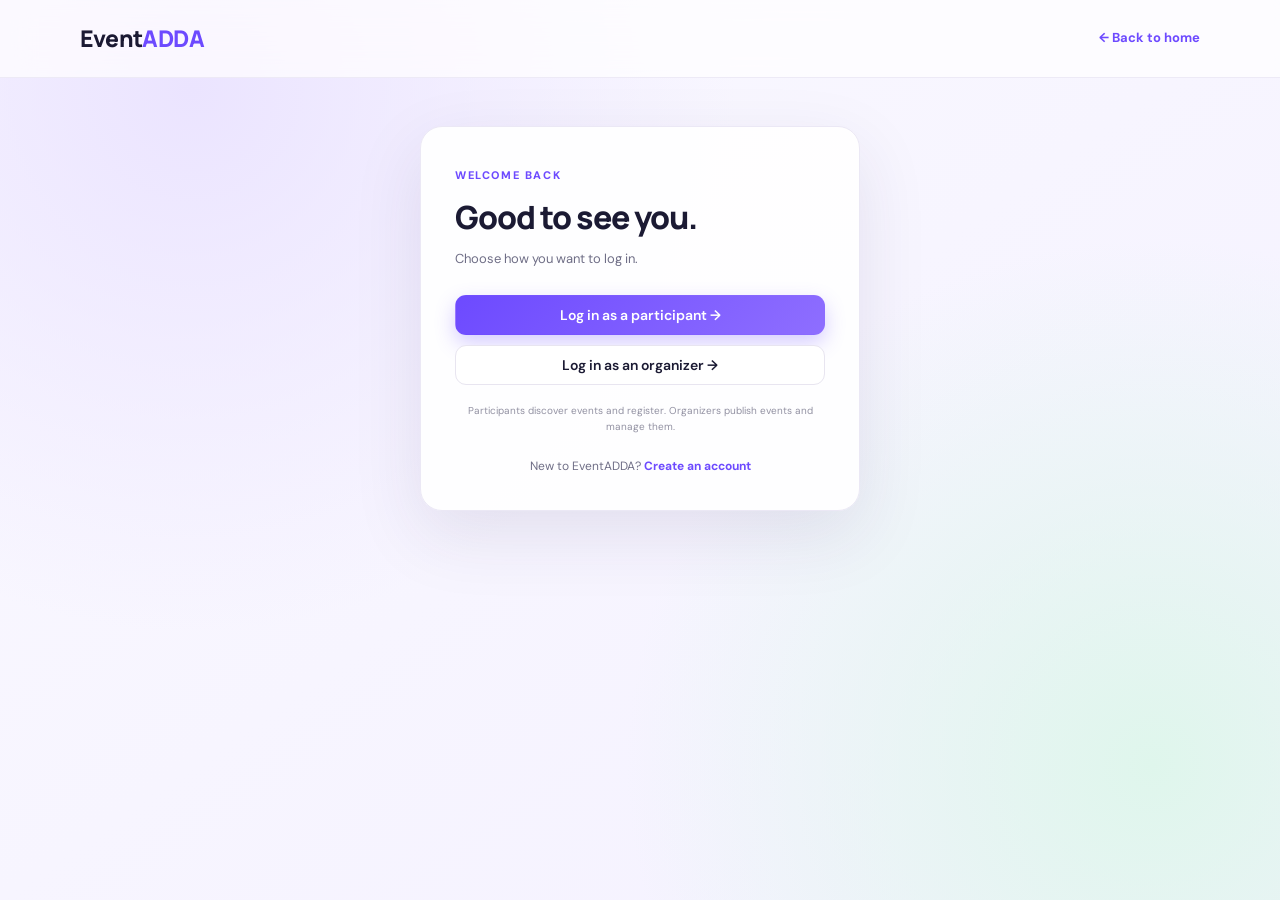
<file: frontend/login.html>
<!doctype html><html lang="en"><head><meta charset="utf-8"><meta name="viewport" content="width=device-width,initial-scale=1"><title>Log in | EventADDA</title><link rel="stylesheet" href="css/style.css"><link rel="stylesheet" href="css/extra.css"></head><body class="auth-page"><header class="header"><a class="brand" href="index.html">Event<span>ADDA</span></a><a class="text-link" href="index.html">← Back to home</a></header><main class="auth-wrap"><section class="auth-card"><span class="eyebrow">WELCOME BACK</span><h1>Good to see you.</h1><p class="muted">Choose how you want to log in.</p><div class="stack"><a class="btn btn-primary full-width" href="login-participant.html">Log in as a participant →</a><a class="btn btn-light full-width" href="login-organizer.html">Log in as an organizer →</a></div><p class="fine-print">Participants discover events and register. Organizers publish events and manage them.</p><p class="auth-bottom">New to EventADDA? <a href="signup.html">Create an account</a></p></section></main><script src="js/main.js"></script></body></html>
</file>
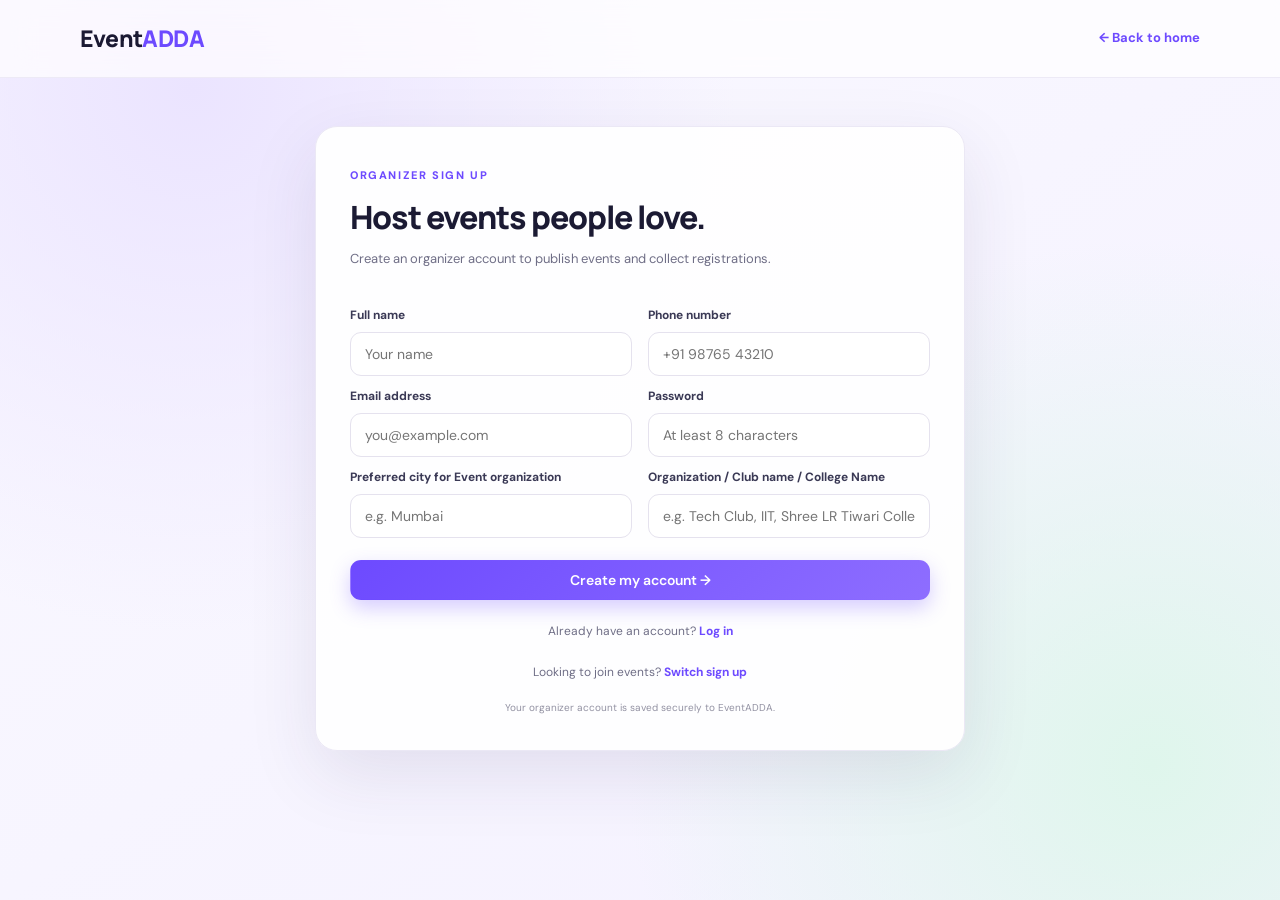
<file: frontend/signup-organizer.html>
<!doctype html><html lang="en"><head><meta charset="utf-8"><meta name="viewport" content="width=device-width,initial-scale=1"><title>Organizer sign up | EventADDA</title><link rel="stylesheet" href="css/style.css"><link rel="stylesheet" href="css/extra.css"></head><body class="auth-page"><header class="header"><a class="brand" href="index.html">Event<span>ADDA</span></a><a class="text-link" href="index.html">← Back to home</a></header><main class="auth-wrap"><section class="auth-card auth-card-wide"><span class="eyebrow">ORGANIZER SIGN UP</span><h1>Host events people love.</h1><p class="muted">Create an organizer account to publish events and collect registrations.</p><form id="signupForm" data-role="organizer"><div class="form-grid"><div class="field"><label for="name">Full name</label><input id="name" required placeholder="Your name" autocomplete="name"></div><div class="field"><label for="phone">Phone number</label><input id="phone" type="tel" required placeholder="+91 98765 43210" autocomplete="tel"></div><div class="field"><label for="signupEmail">Email address</label><input id="signupEmail" type="email" required placeholder="you@example.com" autocomplete="email"></div><div class="field"><label for="signupPassword">Password</label><input id="signupPassword" type="password" minlength="8" required placeholder="At least 8 characters" autocomplete="new-password"></div><div class="field"><label for="city">Preferred city for Event organization</label><input id="city" required placeholder="e.g. Mumbai"></div><div class="field"><label for="organization">Organization / Club name / College Name</label><input id="organization" required placeholder="e.g. Tech Club, IIT, Shree LR Tiwari College"></div></div><button class="btn btn-primary full-width" type="submit">Create my account →</button><p id="formMessage" class="form-message" aria-live="polite"></p></form><p class="auth-bottom">Already have an account? <a href="login-organizer.html">Log in</a></p><p class="auth-bottom">Looking to join events? <a href="signup-participant.html">Switch sign up</a></p><p class="fine-print">Your organizer account is saved securely to EventADDA.</p></section></main><script src="js/main.js"></script></body></html>
</file>
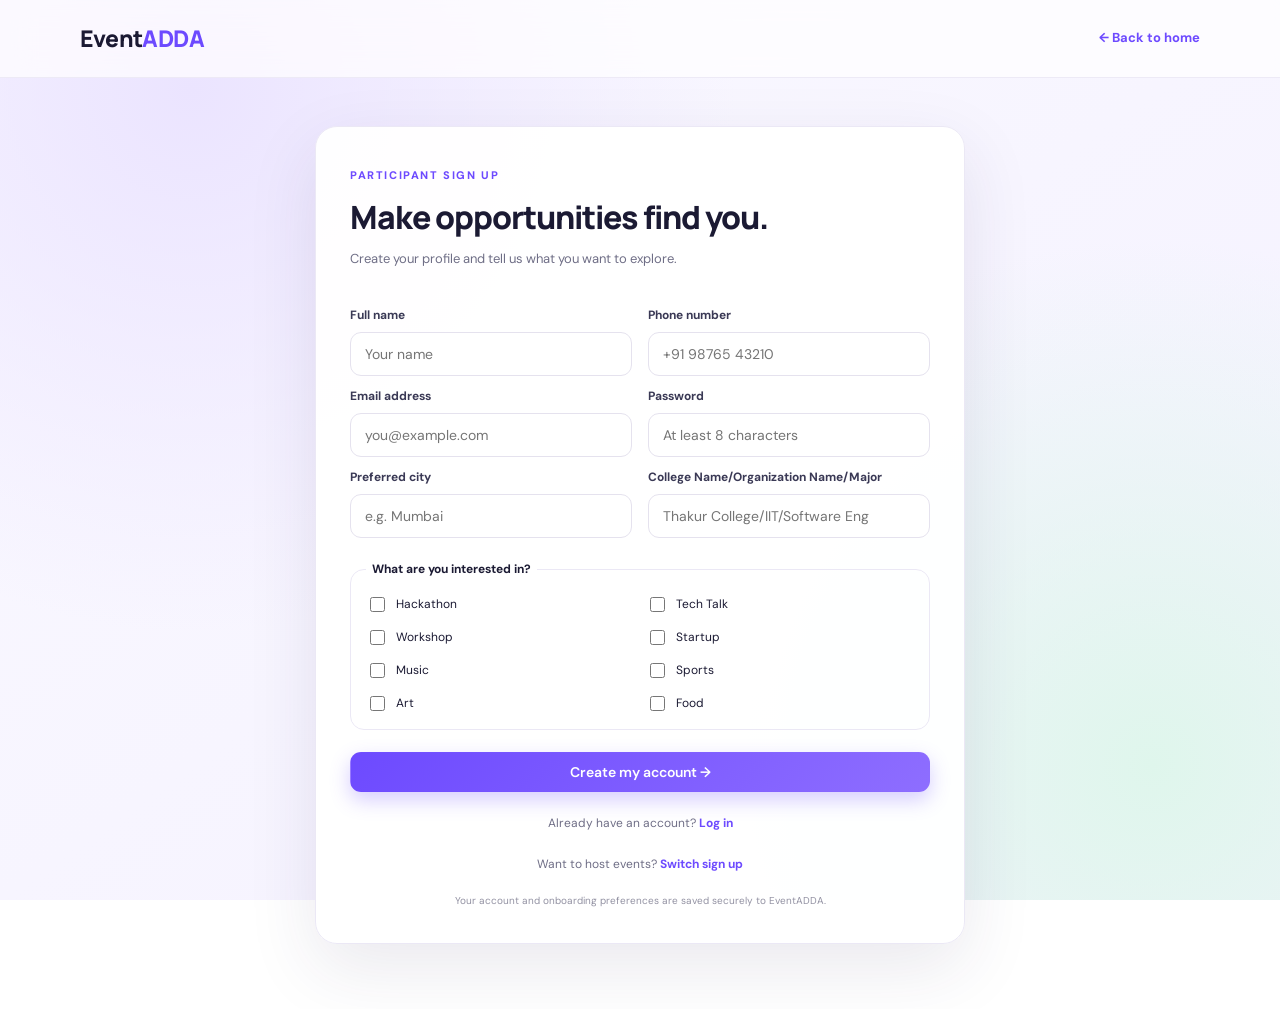
<file: frontend/signup-participant.html>
<!doctype html><html lang="en"><head><meta charset="utf-8"><meta name="viewport" content="width=device-width,initial-scale=1"><title>Participant sign up | EventADDA</title><link rel="stylesheet" href="css/style.css"><link rel="stylesheet" href="css/extra.css"></head><body class="auth-page"><header class="header"><a class="brand" href="index.html">Event<span>ADDA</span></a><a class="text-link" href="index.html">← Back to home</a></header><main class="auth-wrap"><section class="auth-card auth-card-wide"><span class="eyebrow">PARTICIPANT SIGN UP</span><h1>Make opportunities find you.</h1><p class="muted">Create your profile and tell us what you want to explore.</p><form id="signupForm" data-role="participant"><div class="form-grid"><div class="field"><label for="name">Full name</label><input id="name" required placeholder="Your name" autocomplete="name"></div><div class="field"><label for="phone">Phone number</label><input id="phone" type="tel" required placeholder="+91 98765 43210" autocomplete="tel"></div><div class="field"><label for="signupEmail">Email address</label><input id="signupEmail" type="email" required placeholder="you@example.com" autocomplete="email"></div><div class="field"><label for="signupPassword">Password</label><input id="signupPassword" type="password" minlength="8" required placeholder="At least 8 characters" autocomplete="new-password"></div><div class="field"><label for="city">Preferred city</label><input id="city" required placeholder="e.g. Mumbai"></div><div class="field"><label for="signupDetails">College Name/Organization Name/Major</label><input id="signupDetails" required placeholder="Thakur College/IIT/Software Eng"></div></div><fieldset><legend>What are you interested in?</legend><div class="interest-options"><label><input type="checkbox" name="interest" value="Hackathon"> Hackathon</label><label><input type="checkbox" name="interest" value="Tech Talk"> Tech Talk</label><label><input type="checkbox" name="interest" value="Workshop"> Workshop</label><label><input type="checkbox" name="interest" value="Startup"> Startup</label><label><input type="checkbox" name="interest" value="Music"> Music</label><label><input type="checkbox" name="interest" value="Sports"> Sports</label><label><input type="checkbox" name="interest" value="Art"> Art</label><label><input type="checkbox" name="interest" value="Food"> Food</label></div></fieldset><button class="btn btn-primary full-width" type="submit">Create my account →</button><p id="formMessage" class="form-message" aria-live="polite"></p></form><p class="auth-bottom">Already have an account? <a href="login-participant.html">Log in</a></p><p class="auth-bottom">Want to host events? <a href="signup-organizer.html">Switch sign up</a></p><p class="fine-print">Your account and onboarding preferences are saved securely to EventADDA.</p></section></main><script src="js/main.js"></script></body></html>
</file>
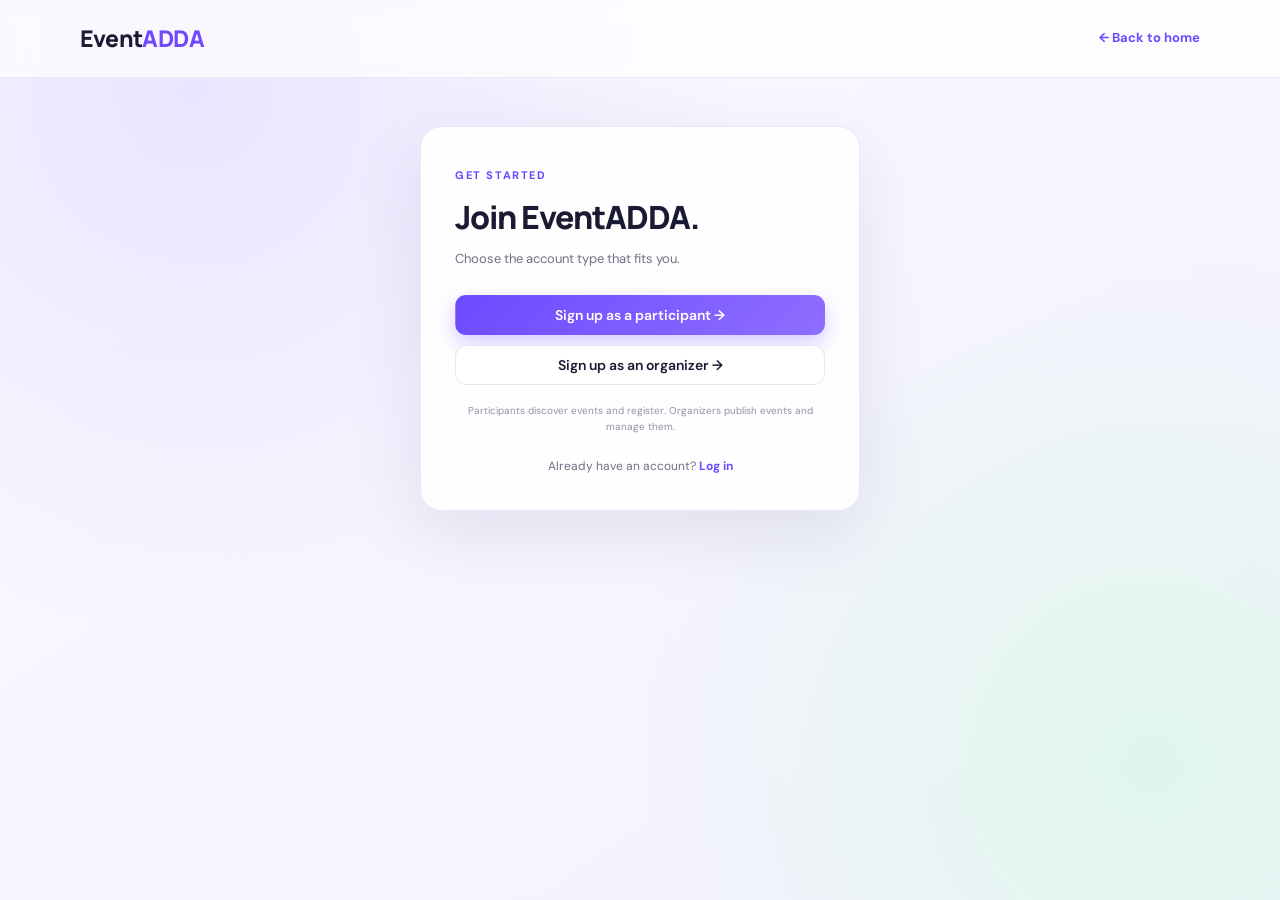
<file: frontend/signup.html>
<!doctype html><html lang="en"><head><meta charset="utf-8"><meta name="viewport" content="width=device-width,initial-scale=1"><title>Create account | EventADDA</title><link rel="stylesheet" href="css/style.css"><link rel="stylesheet" href="css/extra.css"></head><body class="auth-page"><header class="header"><a class="brand" href="index.html">Event<span>ADDA</span></a><a class="text-link" href="index.html">← Back to home</a></header><main class="auth-wrap"><section class="auth-card"><span class="eyebrow">GET STARTED</span><h1>Join EventADDA.</h1><p class="muted">Choose the account type that fits you.</p><div class="stack"><a class="btn btn-primary full-width" href="signup-participant.html">Sign up as a participant →</a><a class="btn btn-light full-width" href="signup-organizer.html">Sign up as an organizer →</a></div><p class="fine-print">Participants discover events and register. Organizers publish events and manage them.</p><p class="auth-bottom">Already have an account? <a href="login.html">Log in</a></p></section></main><script src="js/main.js"></script></body></html>
</file>
<file: frontend/css/style.css>
@import url('https://fonts.googleapis.com/css2?family=DM+Sans:wght@400;500;600;700&family=Manrope:wght@400;500;600;700;800&display=swap');

/* ============ Design tokens ============ */
:root{
  --ink:#1b1a33;--muted:#6f6e86;--purple:#6d4aff;--purple-dark:#5535df;--purple-soft:#f0ebff;
  --line:#ebe8f5;--surface:#fff;--soft:#f8f7fc;
  --grad:linear-gradient(135deg,#6d4aff 0%,#9a7bff 100%);
  --shadow-sm:0 4px 14px rgba(40,28,100,.06);
  --shadow-md:0 18px 44px rgba(40,28,100,.11);
  --ease:cubic-bezier(.22,.8,.3,1);
}
*{box-sizing:border-box}
html{scroll-behavior:smooth;scroll-padding-top:92px}
body{margin:0;font-family:'DM Sans',Arial,sans-serif;color:var(--ink);background:#fff;line-height:1.6;-webkit-font-smoothing:antialiased;overflow-x:hidden}
::selection{background:#d9cfff;color:var(--ink)}
a{color:inherit;text-decoration:none}
.container{width:min(1120px,calc(100% - 48px));margin:auto}

/* ============ Keyframes ============ */
@keyframes fadeUp{from{opacity:0;transform:translateY(18px)}to{opacity:1;transform:none}}
@keyframes fadeIn{from{opacity:0}to{opacity:1}}
@keyframes floatTilt{0%,100%{transform:rotate(-2deg) translateY(0)}50%{transform:rotate(-2deg) translateY(-12px)}}
@keyframes float{0%,100%{transform:translateY(0)}50%{transform:translateY(-9px)}}
@keyframes drift{from{background-position:0 0,0 0}to{background-position:35% 25%,0 0}}
@keyframes shine{from{transform:translateX(-120%) skewX(-20deg)}to{transform:translateX(220%) skewX(-20deg)}}
@keyframes pulseDot{0%,100%{box-shadow:0 0 0 0 rgba(109,74,255,.35)}50%{box-shadow:0 0 0 7px rgba(109,74,255,0)}}

/* ============ Header ============ */
.header{position:sticky;top:0;z-index:50;height:78px;padding:0 max(24px,calc((100% - 1120px)/2));display:flex;align-items:center;justify-content:space-between;gap:24px;background:rgba(255,255,255,.82);backdrop-filter:saturate(180%) blur(16px);-webkit-backdrop-filter:saturate(180%) blur(16px);border-bottom:1px solid rgba(235,232,245,.9);animation:fadeIn .6s ease both}
.brand{display:inline-flex;align-items:baseline;font-family:Manrope,sans-serif;font-size:23px;font-weight:800;letter-spacing:-.8px;color:var(--ink);white-space:nowrap;transition:opacity .25s var(--ease)}
.brand>span:last-child{color:var(--purple);letter-spacing:-.4px;font-weight:800}
.brand:hover{opacity:.88}
.header nav{display:flex;gap:30px;color:#5f5e76;font-size:14px;font-weight:500}
.header nav a{position:relative;padding:4px 0;transition:color .25s}
.header nav a::after{content:"";position:absolute;left:0;bottom:-2px;width:100%;height:2px;border-radius:2px;background:var(--grad);transform:scaleX(0);transform-origin:left;transition:transform .35s var(--ease)}
.header nav a:hover,.text-link:hover{color:var(--purple)}
.header nav a:hover::after{transform:scaleX(1)}
.header-actions{display:flex;gap:10px}
.menu-toggle{display:none;border:0;background:none;font-size:24px;cursor:pointer;color:var(--ink);transition:transform .25s}
.menu-toggle:active{transform:scale(.9)}

/* ============ Buttons ============ */
.btn{position:relative;overflow:hidden;display:inline-flex;align-items:center;justify-content:center;gap:10px;padding:10px 17px;border:1px solid transparent;border-radius:11px;font:600 14px 'DM Sans',sans-serif;cursor:pointer;transition:transform .25s var(--ease),box-shadow .25s,background .3s,border-color .25s,color .25s}
.btn:active{transform:scale(.97)}
.btn-primary{background:var(--grad);background-size:140% 100%;background-position:0 0;color:#fff;box-shadow:0 8px 20px rgba(109,74,255,.28)}
.btn-primary::after{content:"";position:absolute;top:0;bottom:0;left:0;width:40%;background:linear-gradient(90deg,transparent,rgba(255,255,255,.35),transparent);transform:translateX(-120%) skewX(-20deg);pointer-events:none}
.btn-primary:hover{background-position:100% 0;transform:translateY(-2px);box-shadow:0 14px 28px rgba(109,74,255,.36)}
.btn-primary:hover::after{animation:shine .9s ease}
.btn-light{background:#fff;border-color:#e8e5f0;color:var(--ink)}
.btn-light:hover{border-color:#bdb0ff;color:var(--purple);transform:translateY(-2px);box-shadow:var(--shadow-sm)}
.btn-large{padding:14px 22px;font-size:15px;border-radius:12px}
.btn:focus-visible,a:focus-visible,input:focus-visible,select:focus-visible{outline:2px solid #a99aff;outline-offset:2px}
.full-width{width:100%}

/* ============ Typography ============ */
.eyebrow{display:inline-block;font-size:11px;font-weight:800;letter-spacing:1.6px;color:var(--purple)}
h1,h2,h3{font-family:Manrope,sans-serif;letter-spacing:-1px;line-height:1.16;margin-top:0}
h1{font-size:clamp(38px,4.6vw,58px);margin:17px 0 20px;font-weight:800}
h1 em{font-style:normal;background:var(--grad);-webkit-background-clip:text;background-clip:text;color:transparent;-webkit-text-fill-color:transparent}
.hero-copy>p,.section-heading p,.muted{color:var(--muted)}

/* ============ Hero ============ */
.hero{display:grid;grid-template-columns:1.05fr .95fr;gap:65px;align-items:center;padding-top:78px;padding-bottom:82px;min-height:560px}
.hero-copy>*{animation:fadeUp .8s var(--ease) both}
.hero-copy>:nth-child(1){animation-delay:.05s}
.hero-copy>:nth-child(2){animation-delay:.15s}
.hero-copy>:nth-child(3){animation-delay:.25s}
.hero-copy>:nth-child(4){animation-delay:.35s}
.hero-copy>:nth-child(5){animation-delay:.45s}
.hero-copy>p{max-width:510px;font-size:17px;line-height:1.8}
.hero-actions{display:flex;gap:10px;flex-wrap:wrap;margin-top:28px}
.trust-note{margin-top:25px;color:#7a7990;font-size:12px}
.hero-art{position:relative;min-height:390px;display:grid;place-items:center;border-radius:35px;background:radial-gradient(circle at 70% 20%,#e1d7ff 0,transparent 38%),radial-gradient(circle at 20% 85%,#d9f5ea 0,transparent 40%),linear-gradient(145deg,#f7f4ff,#f1efff 65%,#e7f8f2);background-size:130% 130%,130% 130%,100% 100%;overflow:visible;animation:drift 14s ease-in-out infinite alternate,fadeUp .9s var(--ease) .2s both;box-shadow:inset 0 0 0 1px rgba(255,255,255,.7)}
.event-preview{width:min(310px,75%);background:#fff;border-radius:20px;overflow:hidden;box-shadow:0 30px 70px rgba(58,40,123,.2);transform:rotate(-2deg);animation:floatTilt 7s ease-in-out infinite}
.preview-banner{height:145px;background:linear-gradient(135deg,#6d4aff,#a994ff 70%,#c4b6ff);padding:18px;color:#fff;font-size:9px;letter-spacing:1.4px;font-weight:800}
.banner-symbol{font-size:76px;line-height:1.25;text-align:center;color:rgba(255,255,255,.6)}
.preview-body{padding:20px}
.preview-body h3{font-size:20px;margin:12px 0 6px}
.preview-body p,.event-card-body p{font-size:13px;color:var(--muted)}
.preview-footer{display:flex;align-items:center;justify-content:space-between;font-size:10px;color:#77778c;margin-top:18px}
.match{background:#e5f8ef;color:#168257;padding:5px 7px;border-radius:6px;font-size:10px;font-weight:700}
.floating-card{position:absolute;display:flex;gap:11px;align-items:center;background:rgba(255,255,255,.92);backdrop-filter:blur(10px);-webkit-backdrop-filter:blur(10px);padding:13px 16px;border-radius:14px;box-shadow:0 14px 36px rgba(51,36,93,.14);font-size:12px;border:1px solid rgba(255,255,255,.8)}
.floating-card small{display:block;color:var(--muted);font-size:10px;margin-top:2px}
.floating-top{top:40px;right:-20px;animation:float 5.5s ease-in-out infinite}
.floating-bottom{bottom:35px;left:-22px;animation:float 6.5s ease-in-out -2s infinite}
.float-icon{width:32px;height:32px;border-radius:10px;background:var(--purple-soft);color:var(--purple);display:grid;place-items:center;font-size:18px}
.green-icon{background:#e5f8ef;color:#168257}

/* ============ Tags ============ */
.tag,.pill{font-size:10px;font-weight:800;letter-spacing:.4px;padding:5px 9px;border-radius:7px;display:inline-block}
.tag-purple{color:#6847e8;background:#f0ebff}
.tag-orange{color:#b85b1b;background:#fff0e5}
.tag-green{color:#19805c;background:#e5f8ef}
.tag-pink{color:#b8407d;background:#ffedf5}

/* ============ Sections ============ */
.section{padding-top:35px;padding-bottom:90px}
.section-heading{display:flex;align-items:end;justify-content:space-between;gap:20px;margin-bottom:28px}
.section-heading h2,.cta h2{font-size:34px;margin:10px 0}
.section-heading p{margin:0}
.text-link{font-size:13px;font-weight:700;color:var(--purple);white-space:nowrap;transition:color .25s,transform .25s}
.text-link:hover{transform:translateX(3px)}

/* ============ Category cards ============ */
.category-grid{display:grid;grid-template-columns:repeat(4,1fr);gap:16px}
.category-card{--c:#6d4aff;--cs:#eee9ff;position:relative;overflow:hidden;padding:23px 20px 21px;border:1px solid var(--line);border-radius:18px;background:#fff;transition:transform .35s var(--ease),box-shadow .35s,border-color .3s;animation:fadeUp .7s var(--ease) both}
.category-card::before{content:"";position:absolute;left:0;right:0;top:0;height:3px;background:var(--c);transform:scaleX(0);transform-origin:left;transition:transform .45s var(--ease)}
.category-card::after{content:"";position:absolute;right:-40px;top:-40px;width:130px;height:130px;border-radius:50%;background:var(--cs);opacity:0;transform:scale(.6);transition:opacity .4s,transform .5s var(--ease);z-index:0}
.category-card>*{position:relative;z-index:1}
.category-card:hover{transform:translateY(-6px);box-shadow:var(--shadow-md);border-color:transparent}
.category-card:hover::before{transform:scaleX(1)}
.category-card:hover::after{opacity:.7;transform:scale(1)}
.category-card:nth-child(1){animation-delay:.04s}.category-card:nth-child(2){animation-delay:.08s}.category-card:nth-child(3){animation-delay:.12s}.category-card:nth-child(4){animation-delay:.16s}.category-card:nth-child(5){animation-delay:.2s}.category-card:nth-child(6){animation-delay:.24s}.category-card:nth-child(7){animation-delay:.28s}.category-card:nth-child(8){animation-delay:.32s}
.category-icon{width:48px;height:48px;display:grid;place-items:center;border-radius:14px;font-size:25px;background:var(--cs);color:var(--c);transition:transform .45s var(--ease)}
.category-card:hover .category-icon{transform:scale(1.12) rotate(-6deg)}
.category-card h3{font-size:17px;margin:20px 0 8px;letter-spacing:-.4px}
.category-card p{font-size:12px;color:var(--muted);min-height:40px;margin:0 0 17px}
.category-card b{display:inline-block;font-size:11px;color:var(--c);transition:transform .3s var(--ease)}
.category-card:hover b{transform:translateX(5px)}
.purple-card{--c:#6d4aff;--cs:#eee9ff}
.orange-card{--c:#d36b20;--cs:#fff0e5}
.green-card{--c:#168257;--cs:#e5f8ef}
.pink-card{--c:#c04480;--cs:#ffedf5}

/* ============ How it works ============ */
.how-section{background:linear-gradient(180deg,#faf9fe,#f5f2ff);padding:78px 0}
.centered{justify-content:center;text-align:center}
.steps-grid{display:grid;grid-template-columns:repeat(3,1fr);gap:22px;margin-top:38px}
.step{background:#fff;border:1px solid var(--line);border-radius:18px;padding:26px;transition:transform .35s var(--ease),box-shadow .35s}
.step:hover{transform:translateY(-5px);box-shadow:var(--shadow-md)}
.step>span{display:inline-block;color:var(--purple);font-size:12px;font-weight:800;background:var(--purple-soft);padding:8px 10px;border-radius:9px;transition:background .3s,color .3s}
.step:hover>span{background:var(--grad);color:#fff}
.step h3{font-size:18px;margin:22px 0 9px}
.step p{font-size:13px;color:var(--muted);margin:0}

/* ============ CTA ============ */
.cta{display:flex;justify-content:space-between;align-items:center;gap:24px;margin-top:70px;margin-bottom:70px;padding:52px 56px;border-radius:28px;background:linear-gradient(135deg,#f4f0ff,#ebe6ff 55%,#e4f8f0);box-shadow:inset 0 0 0 1px rgba(255,255,255,.8)}
.cta h2{max-width:570px}
.cta p{color:var(--muted);margin-bottom:0}

/* ============ Footer ============ */
.footer{border-top:1px solid var(--line);padding:24px max(24px,calc((100% - 1120px)/2));display:flex;align-items:center;justify-content:space-between;gap:20px;color:var(--muted);font-size:11px}
.footer .brand{color:var(--ink);font-size:19px}
.footer p{margin:0}

/* ============ Auth ============ */
.auth-page{min-height:100vh;background:radial-gradient(circle at 15% 10%,#ebe4ff 0,transparent 40%),radial-gradient(circle at 90% 85%,#dff6ec 0,transparent 38%),linear-gradient(145deg,#faf9ff,#f4f1ff);background-attachment:fixed}
.auth-page .header{padding-left:max(24px,calc((100% - 1120px)/2));padding-right:max(24px,calc((100% - 1120px)/2));background:rgba(255,255,255,.7)}
.auth-wrap{padding:48px 20px 65px;display:flex;justify-content:center}
.auth-card{width:min(440px,100%);background:rgba(255,255,255,.94);border:1px solid var(--line);border-radius:22px;padding:34px;box-shadow:0 24px 70px rgba(51,36,93,.10);animation:fadeUp .8s var(--ease) both}
.auth-card-wide{width:min(650px,100%)}
.auth-card h1{font-size:32px;margin:12px 0}
.auth-card .muted{font-size:13px;margin-bottom:25px}
.auth-card form>label,.field label{display:block;font-size:12px;font-weight:700;margin:15px 0 7px;color:#3a3955}
.auth-card input:not([type=checkbox]),.auth-card select,.filter-row input,.filter-row select{width:100%;padding:12px 14px;border:1px solid #e5e2ee;border-radius:11px;background:#fff;color:var(--ink);font:14px 'DM Sans',sans-serif;outline:none;transition:border-color .25s,box-shadow .25s,transform .25s}
.auth-card input:hover:not([type=checkbox]),.auth-card select:hover,.filter-row input:hover,.filter-row select:hover{border-color:#cfc6f5}
.auth-card input:focus,.auth-card select:focus,.filter-row input:focus,.filter-row select:focus{border-color:#8f78ff;box-shadow:0 0 0 4px rgba(109,74,255,.12)}
.auth-card form>.btn{margin-top:22px}
.auth-bottom{text-align:center;font-size:12px;color:var(--muted);margin:22px 0 0}
.auth-bottom a{color:var(--purple);font-weight:700;transition:opacity .2s}
.auth-bottom a:hover{opacity:.7}
.fine-print{font-size:10px;color:#9291a2;text-align:center;margin:18px 0 0}
.form-message{font-size:12px;color:#b84040}
.form-message:not(:empty){animation:fadeUp .35s var(--ease) both}
.form-message.success{color:#168257}
.form-grid{display:grid;grid-template-columns:1fr 1fr;gap:0 16px}
.field label{margin-top:11px}
fieldset{border:1px solid var(--line);border-radius:14px;margin:22px 0 0;padding:15px}
legend{font-size:12px;font-weight:700;padding:0 6px}
.interest-options{display:grid;grid-template-columns:1fr 1fr;gap:12px;font-size:12px}
.interest-options label{display:flex;gap:8px;align-items:center;cursor:pointer;transition:color .2s}
.interest-options label:hover{color:var(--purple)}
.interest-options input{accent-color:var(--purple);width:15px;height:15px;cursor:pointer}

/* ============ Events ============ */
.events-page{padding-top:60px;padding-bottom:90px}
.events-page>*{animation:fadeUp .7s var(--ease) both}
.events-page>:nth-child(2){animation-delay:.05s}
.events-page>:nth-child(3){animation-delay:.1s}
.events-page>:nth-child(4){animation-delay:.15s}
.events-page h1{font-size:43px;margin:12px 0}
.events-page>.muted{margin-top:-5px}
.filter-row{display:flex;gap:12px;margin:28px 0 22px}
.filter-row input{flex:1}
.filter-row select{width:200px;cursor:pointer}
.demo-notice{background:#fff8e8;border:1px solid #f6e7bd;color:#8b6817;border-radius:11px;padding:12px 15px;font-size:12px;margin-bottom:22px}
.event-grid{display:grid;grid-template-columns:repeat(4,1fr);gap:18px}
.event-card{border:1px solid var(--line);border-radius:17px;overflow:hidden;background:#fff;transition:transform .35s var(--ease),box-shadow .35s,border-color .3s;animation:fadeUp .5s var(--ease) both}
.event-card:nth-child(2){animation-delay:.04s}.event-card:nth-child(3){animation-delay:.08s}.event-card:nth-child(4){animation-delay:.12s}.event-card:nth-child(n+5){animation-delay:.16s}
.event-card:hover{transform:translateY(-6px);box-shadow:var(--shadow-md);border-color:transparent}
.event-card-art{height:145px;display:flex;align-items:center;justify-content:center;position:relative;font-size:70px;overflow:hidden;transition:transform .6s var(--ease)}
.event-card:hover .event-card-art{transform:scale(1.05)}
.event-card-art>span{position:absolute;left:14px;top:13px;font-size:9px;letter-spacing:1px;font-weight:800}
.art-purple{background:linear-gradient(135deg,#f1ecff,#ddd3ff);color:#7654f6}
.art-orange{background:linear-gradient(135deg,#fff3ea,#ffdcc2);color:#d36b20}
.art-green{background:linear-gradient(135deg,#eafaf2,#c9efdc);color:#168257}
.art-pink{background:linear-gradient(135deg,#fff0f6,#ffd3e5);color:#c04480}
.event-card-body{padding:16px}
.event-card-body h3{font-size:17px;margin:12px 0 6px;letter-spacing:-.4px}
.event-card-body p{min-height:60px}
.event-meta{font-size:11px;color:var(--muted);margin:15px 0}
.event-card-body .btn{font-size:11px;padding:9px}
.empty-state{text-align:center;padding:35px;color:var(--muted)}

/* ============ Responsive ============ */
@media(max-width:900px){
  .hero{gap:35px}
  .category-grid,.event-grid{grid-template-columns:repeat(2,1fr)}
  .floating-top{right:-8px}
  .floating-bottom{left:-8px}
  .header nav{gap:15px}
}
@media(max-width:650px){
  .header{height:68px}
  .header nav,.header-actions{display:none}
  .menu-toggle{display:block}
  .header.menu-open{height:auto;min-height:68px;flex-wrap:wrap;padding-top:16px;padding-bottom:16px}
  .header.menu-open nav,.header.menu-open .header-actions{display:flex;width:100%;justify-content:center;animation:fadeUp .35s var(--ease) both}
  .hero{grid-template-columns:1fr;padding-top:52px;padding-bottom:55px;gap:38px}
  .hero-art{min-height:340px;margin:0 10px}
  .floating-top{right:-10px;top:22px}
  .floating-bottom{left:-10px;bottom:20px}
  .section{padding-bottom:60px}
  .section-heading{align-items:start;flex-direction:column}
  .section-heading h2,.cta h2{font-size:28px}
  .category-grid,.steps-grid,.event-grid{grid-template-columns:1fr 1fr;gap:11px}
  .category-card{padding:17px 14px}
  .category-card h3{font-size:15px}
  .category-card p{font-size:11px}
  .category-card b{font-size:10px}
  .how-section{padding:58px 0}
  .steps-grid{grid-template-columns:1fr}
  .cta{align-items:start;flex-direction:column;padding:34px 24px;margin-top:52px;margin-bottom:52px;border-radius:22px}
  .footer{align-items:flex-start;flex-direction:column;gap:10px}
  .form-grid{grid-template-columns:1fr}
  .auth-card{padding:25px 20px}
  .auth-wrap{padding-top:25px}
  .filter-row{flex-direction:column}
  .filter-row select{width:100%}
  .events-page{padding-top:40px}
  .events-page h1{font-size:34px}
}
@media(max-width:390px){
  .category-grid,.event-grid{grid-template-columns:1fr}
  .hero-actions .btn{width:100%}
  .interest-options{grid-template-columns:1fr}
}

/* ============ Respect reduced motion ============ */
@media(prefers-reduced-motion:reduce){
  *,*::before,*::after{animation-duration:.01ms!important;animation-iteration-count:1!important;transition-duration:.01ms!important;scroll-behavior:auto!important}
}
</file>
<file: frontend/css/extra.css>
/* ============ EventADDA Editorial Discovery & Dashboard Enhancements ============ */

/* Form & Dashboard Core */
.auth-card textarea{width:100%;padding:12px 14px;border:1px solid #e5e2ee;border-radius:11px;background:#fff;color:var(--ink);font:14px 'DM Sans',sans-serif;outline:none;resize:vertical;transition:border-color .25s,box-shadow .25s}
.auth-card textarea:hover{border-color:#cfc6f5}
.auth-card textarea:focus{border-color:#8f78ff;box-shadow:0 0 0 4px rgba(109,74,255,.12)}
.stack{display:grid;gap:10px;margin-top:22px}
.event-card-body .stack{margin-top:0}
.pre{white-space:pre-line}
#cancelWrap .btn{margin-top:12px}
.dash-section{margin-top:60px}
.btn[disabled]{opacity:.6;cursor:not-allowed;transform:none!important}

/* Status Banners (Strictly for Warnings & Errors) */
.status-banner{background:#f4f0ff;border:1px solid #dfd6ff;color:#4a32b8;border-radius:14px;padding:14px 18px;font-size:13px;margin:18px 0 22px;display:flex;align-items:center;justify-content:space-between;gap:12px;flex-wrap:wrap}
.status-banner.warn{background:#fff8e8;border-color:#f6e7bd;color:#8b6817}
.status-banner.error{background:#fff0f0;border-color:#f5c2c2;color:#a63232}
.inline-actions{display:flex;gap:10px;flex-wrap:wrap;margin-top:14px}

/* Editorial Discovery Hero */
.discovery-hero{
  position:relative;
  display:flex;
  align-items:flex-end;
  justify-content:space-between;
  gap:28px;
  padding:34px 38px;
  margin-bottom:26px;
  border-radius:26px;
  background:
    radial-gradient(circle at 88% 18%,rgba(109,74,255,.14) 0,transparent 42%),
    radial-gradient(circle at 12% 90%,rgba(22,130,87,.10) 0,transparent 38%),
    linear-gradient(135deg,#faf8ff 0%,#f3efff 58%,#eefbf5 100%);
  border:1px solid rgba(109,74,255,.13);
  box-shadow:0 16px 44px rgba(38,24,96,.05),inset 0 1px 0 rgba(255,255,255,.85);
}
.discovery-hero-copy{max-width:680px}
.discovery-hero h1{
  font-size:clamp(32px,3.8vw,46px);
  margin:10px 0 12px;
  letter-spacing:-1.2px;
  line-height:1.12;
}
.discovery-hero .muted{
  font-size:15.5px;
  line-height:1.65;
  margin:0;
  color:#585670;
}
.eyebrow-row{
  display:flex;
  align-items:center;
  gap:12px;
  flex-wrap:wrap;
}
.live-count-pill{
  display:inline-flex;
  align-items:center;
  gap:7px;
  padding:4px 11px;
  border-radius:999px;
  background:#fff;
  border:1px solid rgba(109,74,255,.22);
  color:var(--ink);
  font-size:11px;
  font-weight:700;
  letter-spacing:.2px;
  box-shadow:0 2px 8px rgba(109,74,255,.08);
}
.live-count-pill::before{
  content:"";
  width:7px;
  height:7px;
  border-radius:50%;
  background:#16a34a;
  box-shadow:0 0 0 3px rgba(22,163,74,.18);
}
.discovery-metrics{
  display:flex;
  gap:12px;
  flex-wrap:wrap;
}
.metric-chip{
  background:rgba(255,255,255,.88);
  backdrop-filter:blur(10px);
  border:1px solid rgba(226,220,245,.9);
  border-radius:16px;
  padding:13px 17px;
  min-width:112px;
  box-shadow:0 6px 20px rgba(40,28,100,.05);
}
.metric-chip strong{
  display:block;
  font-family:Manrope,sans-serif;
  font-size:19px;
  font-weight:800;
  color:var(--ink);
  letter-spacing:-.5px;
}
.metric-chip span{
  display:block;
  font-size:11px;
  color:var(--muted);
  margin-top:2px;
  font-weight:500;
}

/* Participant Summary Chips & Profile Drawer */
.participant-summary-bar{
  display:flex;
  align-items:center;
  gap:8px;
  flex-wrap:wrap;
  margin-top:16px;
}
.summary-pill{
  display:inline-flex;
  align-items:center;
  gap:6px;
  padding:5px 12px;
  border-radius:999px;
  background:rgba(255,255,255,.9);
  border:1px solid #e3ddf6;
  font-size:12px;
  font-weight:600;
  color:#3c3a56;
}
.summary-pill-interest{
  background:#f0ebff;
  border-color:#d8ccff;
  color:#5535df;
}
.discovery-hero-actions{
  display:flex;
  align-items:center;
  gap:10px;
  flex-shrink:0;
  flex-wrap:wrap;
}
.hero-action-btn{
  padding:11px 16px;
  border-radius:12px;
  font-weight:700;
  text-decoration:none;
  color:#fff!important;
  display:inline-flex;
  align-items:center;
  white-space:nowrap;
}
.profile-toggle-btn{
  padding:11px 16px;
  border-radius:12px;
  font-weight:700;
  background:rgba(255,255,255,.94);
  border-color:#dcd4f8;
  color:#3c3a56;
  box-shadow:0 4px 14px rgba(40,28,100,.06);
}
.profile-toggle-btn[aria-expanded="true"]{
  background:var(--ink);
  color:#fff;
  border-color:var(--ink);
}
.profile-panel{margin:0 0 24px}
.profile-panel[hidden]{display:none!important}
.profile-panel .auth-card{
  width:100%;
  max-width:100%;
  padding:26px 28px;
  border-radius:22px;
  border:1px solid #e2dcf5;
  box-shadow:0 18px 46px rgba(40,28,100,.08);
}
.profile-header{display:flex;align-items:center;justify-content:space-between;gap:16px;flex-wrap:wrap}
.profile-summary{display:flex;gap:12px;flex-wrap:wrap;margin-top:10px;font-size:13px;color:var(--muted)}

/* Category Quick-Pills */
.category-pills{
  display:flex;
  align-items:center;
  gap:9px;
  overflow-x:auto;
  padding:4px 2px 10px;
  margin-bottom:10px;
  scrollbar-width:thin;
}
.category-pill{
  appearance:none;
  border:1px solid #e6e2f2;
  background:#fff;
  color:#4c4a66;
  padding:9px 15px;
  border-radius:999px;
  font:600 13px 'DM Sans',sans-serif;
  white-space:nowrap;
  cursor:pointer;
  transition:all .22s var(--ease);
  display:inline-flex;
  align-items:center;
  gap:7px;
}
.category-pill:hover{
  border-color:#b9a8ff;
  color:var(--purple);
  transform:translateY(-1px);
  box-shadow:0 4px 12px rgba(109,74,255,.09);
}
.category-pill.active{
  background:var(--ink);
  color:#fff;
  border-color:var(--ink);
  box-shadow:0 8px 20px rgba(27,26,51,.18);
}
.category-pill .pill-count{
  display:inline-block;
  padding:1px 7px;
  border-radius:999px;
  font-size:10.5px;
  font-weight:700;
  background:rgba(109,74,255,.1);
  color:var(--purple);
}
.category-pill.active .pill-count{
  background:rgba(255,255,255,.2);
  color:#fff;
}

/* Refined Filter & Search Toolbar */
.filter-toolbar{
  display:flex;
  align-items:center;
  gap:12px;
  margin:10px 0 18px;
  padding:12px;
  border-radius:18px;
  background:#faf9fe;
  border:1px solid #ebe7f6;
}
.search-field-wrap{
  position:relative;
  flex:1;
  min-width:220px;
}
.search-field-wrap .search-icon{
  position:absolute;
  left:14px;
  top:50%;
  transform:translateY(-50%);
  color:#85829d;
  font-size:16px;
  pointer-events:none;
}
.search-field-wrap input{
  width:100%;
  padding-left:38px!important;
  background:#fff;
}
.filter-toolbar select{
  width:185px;
  background:#fff;
  font-weight:500;
}
.btn-reset-filters{
  white-space:nowrap;
  padding:11px 15px;
  font-size:13px;
}

/* Results Bar */
.results-bar{
  display:flex;
  align-items:center;
  justify-content:space-between;
  gap:12px;
  flex-wrap:wrap;
  margin:0 2px 18px;
  font-size:13px;
  color:var(--muted);
}
.results-bar strong{
  color:var(--ink);
  font-weight:700;
}
.results-active-tags{
  display:flex;
  align-items:center;
  gap:8px;
  flex-wrap:wrap;
}
.active-filter-chip{
  display:inline-flex;
  align-items:center;
  gap:6px;
  padding:3px 10px;
  border-radius:999px;
  background:#f2eeff;
  color:#5535df;
  font-size:11.5px;
  font-weight:700;
}

/* Editorial Event Grid & Varied Card Compositions */
.event-grid{
  display:grid;
  grid-template-columns:repeat(3,minmax(0,1fr));
  gap:22px;
}
.event-card{
  display:flex;
  flex-direction:column;
  border:1px solid #e7e3f3;
  border-radius:20px;
  overflow:hidden;
  background:#fff;
  transition:transform .32s var(--ease),box-shadow .32s var(--ease),border-color .28s;
  box-shadow:0 4px 18px rgba(27,26,51,.04);
}
.event-card:hover{
  transform:translateY(-6px);
  box-shadow:0 22px 48px rgba(36,24,94,.13);
  border-color:#cfc5fa;
}
.event-card.event-card-featured{
  grid-column:span 2;
}
.event-card.event-card-featured .event-card-art{
  height:185px;
}
.event-card.event-card-featured .event-card-body h3{
  font-size:21px;
}

/* Distinctive Poster Artwork Header */
.event-card-art{
  height:164px;
  position:relative;
  overflow:hidden;
  display:flex;
  align-items:flex-end;
  justify-content:space-between;
  padding:14px 16px;
  font-size:14px;
  isolation:isolate;
}
.event-card:hover .event-card-art{
  transform:none;
}
.poster-backdrop{
  position:absolute;
  inset:0;
  z-index:-2;
  transition:transform .65s var(--ease);
}
.event-card:hover .poster-backdrop{
  transform:scale(1.06);
}
.poster-pattern{
  position:absolute;
  inset:0;
  z-index:-1;
  opacity:.55;
  pointer-events:none;
}

/* 8 Distinct Category Editorial Palettes */
.theme-hackathon .poster-backdrop{background:linear-gradient(135deg,#1e1548 0%,#4b2ddb 55%,#7c5cff 100%)}
.theme-techtalk .poster-backdrop{background:linear-gradient(135deg,#0f2942 0%,#1d5d8f 55%,#38bdf8 100%)}
.theme-workshop .poster-backdrop{background:linear-gradient(135deg,#0d3b2e 0%,#157355 55%,#34d399 100%)}
.theme-startup .poster-backdrop{background:linear-gradient(135deg,#3b1331 0%,#9d2b6b 55%,#f472b6 100%)}
.theme-music .poster-backdrop{background:linear-gradient(135deg,#2a124c 0%,#6d28d9 52%,#e879f9 100%)}
.theme-sports .poster-backdrop{background:linear-gradient(135deg,#431c0d 0%,#c2410c 55%,#fb923c 100%)}
.theme-art .poster-backdrop{background:linear-gradient(135deg,#1f243d 0%,#4338ca 50%,#f59e0b 100%)}
.theme-food .poster-backdrop{background:linear-gradient(135deg,#451a1c 0%,#b91c1c 52%,#f59e0b 100%)}

/* 6 Procedural Geometric Pattern Variants */
.pattern-v0{
  background-image:
    radial-gradient(circle at 82% 24%,rgba(255,255,255,.28) 0,rgba(255,255,255,.28) 28px,transparent 29px),
    radial-gradient(circle at 82% 24%,transparent 44px,rgba(255,255,255,.15) 45px,rgba(255,255,255,.15) 47px,transparent 48px),
    linear-gradient(120deg,rgba(255,255,255,.08) 25%,transparent 25%);
}
.pattern-v1{
  background-image:
    linear-gradient(rgba(255,255,255,.11) 1px,transparent 1px),
    linear-gradient(90deg,rgba(255,255,255,.11) 1px,transparent 1px);
  background-size:22px 22px;
}
.pattern-v2{
  background-image:
    radial-gradient(circle at 90% 10%,rgba(255,255,255,.32) 0,transparent 48%),
    repeating-linear-gradient(-45deg,rgba(255,255,255,.08) 0,rgba(255,255,255,.08) 2px,transparent 2px,transparent 12px);
}
.pattern-v3{
  background-image:
    radial-gradient(circle at 20% 20%,rgba(255,255,255,.22) 0,transparent 35%),
    radial-gradient(circle at 78% 72%,rgba(255,255,255,.24) 0,transparent 40%);
}
.pattern-v4{
  background-image:
    conic-gradient(from 210deg at 78% 28%,rgba(255,255,255,.24),transparent 45%,rgba(255,255,255,.14));
}
.pattern-v5{
  background-image:
    radial-gradient(rgba(255,255,255,.22) 1.5px,transparent 1.5px);
  background-size:16px 16px;
}

/* Poster Watermark & Floating Overlays */
.poster-glyph{
  position:absolute;
  right:16px;
  bottom:-10px;
  font-size:84px;
  line-height:1;
  color:rgba(255,255,255,.16);
  pointer-events:none;
  user-select:none;
  transition:transform .45s var(--ease);
}
.event-card:hover .poster-glyph{
  transform:translateY(-4px) rotate(-6deg) scale(1.06);
}
.poster-top-bar{
  position:absolute;
  top:13px;
  left:14px;
  right:14px;
  display:flex;
  align-items:flex-start;
  justify-content:space-between;
  gap:8px;
}
.poster-date-badge{
  display:flex;
  flex-direction:column;
  align-items:center;
  justify-content:center;
  min-width:48px;
  padding:6px 9px;
  border-radius:12px;
  background:rgba(255,255,255,.94);
  backdrop-filter:blur(8px);
  color:var(--ink);
  box-shadow:0 6px 18px rgba(0,0,0,.18);
  line-height:1.05;
}
.poster-date-badge .month{
  font-size:9.5px;
  font-weight:800;
  letter-spacing:.9px;
  text-transform:uppercase;
  color:var(--purple);
}
.poster-date-badge .day{
  font-family:Manrope,sans-serif;
  font-size:17px;
  font-weight:800;
  margin-top:2px;
}
.poster-badges-right{
  display:flex;
  align-items:center;
  gap:6px;
  flex-wrap:wrap;
  justify-content:flex-end;
}
.price-pill{
  display:inline-flex;
  align-items:center;
  padding:5px 11px;
  border-radius:999px;
  font-size:11px;
  font-weight:800;
  letter-spacing:.4px;
  box-shadow:0 4px 14px rgba(0,0,0,.16);
}
.price-pill-free{
  background:#dcfce7;
  color:#14532d;
  border:1px solid rgba(255,255,255,.7);
}
.price-pill-paid{
  background:#fff7ed;
  color:#9a3412;
  border:1px solid #fed7aa;
}
.poster-bottom-bar{
  position:relative;
  z-index:1;
  display:flex;
  align-items:center;
  justify-content:space-between;
  width:100%;
  gap:8px;
}
.poster-mode-chip{
  display:inline-flex;
  align-items:center;
  gap:5px;
  padding:4px 10px;
  border-radius:999px;
  background:rgba(17,15,36,.68);
  backdrop-filter:blur(8px);
  color:#fff;
  font-size:11px;
  font-weight:600;
  border:1px solid rgba(255,255,255,.18);
}

/* Editorial Card Body */
.event-card-body{
  display:flex;
  flex-direction:column;
  flex:1;
  padding:18px 20px 20px;
}
.card-tag-row{
  display:flex;
  align-items:center;
  gap:6px;
  flex-wrap:wrap;
  margin-bottom:10px;
}
.event-card-body h3{
  font-size:18px;
  font-weight:800;
  margin:0 0 8px;
  letter-spacing:-.45px;
  line-height:1.28;
  color:var(--ink);
}
.event-card-body p{
  font-size:13.5px;
  line-height:1.58;
  color:#64627a;
  margin:0 0 14px;
  min-height:42px;
  display:-webkit-box;
  -webkit-line-clamp:2;
  -webkit-box-orient:vertical;
  overflow:hidden;
}
.card-details-list{
  margin-top:auto;
  padding-top:12px;
  border-top:1px solid #f0edf8;
  display:grid;
  gap:6px;
  margin-bottom:15px;
  font-size:12px;
  color:#5b5972;
}
.card-detail-item{
  display:flex;
  align-items:center;
  gap:7px;
  white-space:nowrap;
  overflow:hidden;
  text-overflow:ellipsis;
}
.card-detail-item strong{
  color:var(--ink);
  font-weight:600;
}
.organizer-monogram{
  width:20px;
  height:20px;
  border-radius:6px;
  background:#f0ebff;
  color:var(--purple);
  display:inline-grid;
  place-items:center;
  font-size:10px;
  font-weight:800;
  flex-shrink:0;
}
.event-card-body .btn{
  font-size:13px;
  padding:10px 14px;
  border-radius:11px;
}

/* Skeleton Loader & Empty State */
@keyframes shimmerPulse{
  0%{background-position:200% 0}
  100%{background-position:-200% 0}
}
.skeleton-card{
  height:360px;
  border-radius:20px;
  border:1px solid #ece8f6;
  background:linear-gradient(90deg,#f6f4fc 25%,#ede9f8 50%,#f6f4fc 75%);
  background-size:200% 100%;
  animation:shimmerPulse 1.4s infinite linear;
}
.empty-state-card{
  text-align:center;
  padding:54px 28px;
  margin:16px 0;
  border-radius:22px;
  background:#faf9fe;
  border:1px dashed #d8d0f5;
  color:var(--muted);
}
.empty-state-icon{
  width:52px;
  height:52px;
  margin:0 auto 14px;
  border-radius:16px;
  background:var(--purple-soft);
  color:var(--purple);
  display:grid;
  place-items:center;
  font-size:24px;
}
.empty-state-card h3{
  font-size:21px;
  color:var(--ink);
  margin:0 0 8px;
}
.empty-state-card p{
  max-width:440px;
  margin:0 auto 20px;
  font-size:14px;
}

/* ============ Landing Page Editorial Redesign (index.html) ============ */
.hero{
  grid-template-columns:1.08fr .92fr;
  gap:54px;
  padding-top:68px;
  padding-bottom:84px;
}
.hero-eyebrow-pill{
  display:inline-flex;
  align-items:center;
  gap:9px;
  padding:6px 14px 6px 11px;
  border-radius:999px;
  background:#f5f1ff;
  border:1px solid #e1d7ff;
  margin-bottom:4px;
}
.pulse-dot{
  width:8px;
  height:8px;
  border-radius:50%;
  background:var(--purple);
  animation:pulseDot 2.4s infinite;
}
.hero-copy h1{
  font-size:clamp(38px,4.5vw,56px);
  line-height:1.1;
  letter-spacing:-1.6px;
  margin:14px 0 18px;
}
.hero-copy>p{
  max-width:535px;
  font-size:16.5px;
  line-height:1.72;
  color:#595772;
}
.hero-proof-strip{
  display:inline-flex;
  align-items:center;
  gap:18px;
  flex-wrap:wrap;
  margin-top:34px;
  padding:14px 20px;
  border-radius:16px;
  background:#faf9fe;
  border:1px solid #ebe7f6;
}
.hero-proof-item strong{
  display:block;
  font-family:Manrope,sans-serif;
  font-size:15px;
  font-weight:800;
  color:var(--ink);
  letter-spacing:-.3px;
}
.hero-proof-item span{
  display:block;
  font-size:11.5px;
  color:var(--muted);
  margin-top:1px;
}
.hero-proof-divider{
  width:1px;
  height:28px;
  background:#e2ddf0;
}

/* Elevated Multi-Layered Hero Stage */
.hero-art{
  min-height:450px;
  padding:28px;
  border-radius:32px;
  border:1px solid #e6e0f8;
  background:
    radial-gradient(circle at 78% 18%,rgba(109,74,255,.18) 0,transparent 42%),
    radial-gradient(circle at 18% 84%,rgba(22,130,87,.12) 0,transparent 42%),
    linear-gradient(145deg,#faf8ff 0%,#f2eeff 62%,#ebf9f3 100%);
  box-shadow:0 24px 64px rgba(42,28,104,.08),inset 0 1px 0 rgba(255,255,255,.9);
}
.hero-stage-grid{
  position:absolute;
  inset:0;
  border-radius:32px;
  background-image:
    linear-gradient(rgba(109,74,255,.045) 1px,transparent 1px),
    linear-gradient(90deg,rgba(109,74,255,.045) 1px,transparent 1px);
  background-size:28px 28px;
  mask-image:radial-gradient(circle at 50% 50%,#000 45%,transparent 90%);
  -webkit-mask-image:radial-gradient(circle at 50% 50%,#000 45%,transparent 90%);
  pointer-events:none;
}
.stage-card-back{
  position:absolute;
  width:min(285px,72%);
  padding:16px 18px;
  border-radius:18px;
  background:rgba(255,255,255,.86);
  backdrop-filter:blur(8px);
  border:1px solid rgba(222,216,243,.95);
  box-shadow:0 18px 42px rgba(36,24,92,.10);
  transform:translate(38px,-46px) rotate(5deg) scale(.94);
  z-index:1;
  transition:transform .45s var(--ease);
}
.hero-art:hover .stage-card-back{
  transform:translate(46px,-52px) rotate(6.5deg) scale(.95);
}
.stage-back-top{
  display:flex;
  align-items:center;
  justify-content:space-between;
  gap:8px;
  margin-bottom:8px;
}
.stage-card-back h4{
  font-family:Manrope,sans-serif;
  font-size:14.5px;
  font-weight:800;
  margin:0 0 4px;
  color:var(--ink);
  letter-spacing:-.3px;
}
.stage-back-meta{
  font-size:11px;
  color:var(--muted);
}

.event-preview{
  position:relative;
  z-index:2;
  width:min(335px,84%);
  background:#fff;
  border-radius:22px;
  border:1px solid rgba(226,220,246,.95);
  box-shadow:0 32px 72px rgba(42,26,105,.20);
}
.preview-banner{
  position:relative;
  height:162px;
  padding:14px 16px;
  display:flex;
  flex-direction:column;
  justify-content:space-between;
  background:linear-gradient(135deg,#1e1548 0%,#4b2ddb 55%,#7c5cff 100%);
  color:#fff;
  overflow:hidden;
}
.preview-poster-pattern{
  position:absolute;
  inset:0;
  background-image:
    radial-gradient(circle at 82% 24%,rgba(255,255,255,.24) 0,rgba(255,255,255,.24) 30px,transparent 31px),
    repeating-linear-gradient(-45deg,rgba(255,255,255,.07) 0,rgba(255,255,255,.07) 2px,transparent 2px,transparent 12px);
  pointer-events:none;
}
.preview-top-row,.preview-bottom-row{
  position:relative;
  z-index:1;
  display:flex;
  align-items:center;
  justify-content:space-between;
  gap:8px;
}
.preview-featured-label{
  font-size:9px;
  font-weight:800;
  letter-spacing:1.2px;
  color:rgba(255,255,255,.82);
}
.preview-banner .banner-symbol{
  position:absolute;
  right:16px;
  bottom:-10px;
  font-size:82px;
  line-height:1;
  color:rgba(255,255,255,.16);
  pointer-events:none;
}
.preview-body{
  padding:18px 20px 20px;
}
.preview-tag-row{
  display:flex;
  align-items:center;
  gap:6px;
  flex-wrap:wrap;
  margin-bottom:8px;
}
.preview-body h3{
  font-size:19px;
  font-weight:800;
  margin:0 0 6px;
  letter-spacing:-.45px;
}
.preview-body p{
  font-size:12.5px;
  line-height:1.55;
  margin:0;
  color:#626079;
}
.preview-footer{
  display:flex;
  align-items:center;
  justify-content:space-between;
  gap:10px;
  margin-top:14px;
  padding-top:12px;
  border-top:1px solid #f0edf8;
  font-size:11.5px;
}
.preview-host{
  display:flex;
  align-items:center;
  gap:7px;
  color:#4c4a66;
  font-weight:600;
  overflow:hidden;
  text-overflow:ellipsis;
  white-space:nowrap;
}
.preview-cta-link{
  color:var(--purple);
  font-weight:800;
  white-space:nowrap;
}
.floating-card{
  z-index:3;
}
.floating-top{
  top:24px;
  right:-14px;
}
.floating-mid{
  top:46%;
  left:-18px;
  animation:float 6s ease-in-out -1.2s infinite;
}
.floating-bottom{
  bottom:22px;
  right:12px;
  left:auto;
}

/* Category Cards Track Index */
.category-card-top{
  display:flex;
  align-items:center;
  justify-content:space-between;
  gap:10px;
}
.category-index{
  font-family:Manrope,sans-serif;
  font-size:11px;
  font-weight:800;
  color:#a29fb8;
  letter-spacing:.6px;
}

/* Landing Live Featured Events Section */
.landing-featured-section{
  padding-top:10px;
}
.landing-featured-footer{
  display:flex;
  justify-content:center;
  margin-top:30px;
}

/* How It Works Enhancements */
.step-header{
  display:flex;
  align-items:center;
  justify-content:space-between;
  gap:10px;
}
.step-num{
  display:inline-block;
  color:var(--purple);
  font-size:12px;
  font-weight:800;
  background:var(--purple-soft);
  padding:8px 11px;
  border-radius:9px;
  transition:background .3s,color .3s;
}
.step:hover .step-num{
  background:var(--grad);
  color:#fff;
}
.step-tag{
  font-size:11px;
  font-weight:700;
  color:var(--muted);
}
.role-callout-bar{
  margin-top:28px;
  padding:22px 28px;
  border-radius:18px;
  background:#fff;
  border:1px solid var(--line);
  display:flex;
  align-items:center;
  justify-content:space-between;
  gap:20px;
  flex-wrap:wrap;
  box-shadow:var(--shadow-sm);
}
.role-callout-copy strong{
  display:block;
  font-family:Manrope,sans-serif;
  font-size:16px;
  color:var(--ink);
}
.role-callout-copy span{
  display:block;
  font-size:13px;
  color:var(--muted);
  margin-top:2px;
}

/* CTA Enhancements */
.cta-actions{
  display:flex;
  gap:12px;
  flex-wrap:wrap;
  flex-shrink:0;
}

/* Responsive Adjustments */
@media(max-width:980px){
  .hero{
    grid-template-columns:1fr;
    gap:42px;
  }
  .hero-art{
    margin:0;
  }
  .floating-top{right:10px}
  .floating-mid{left:10px}
  .floating-bottom{right:14px}
  .discovery-hero{
    flex-direction:column;
    align-items:flex-start;
    padding:28px 26px;
  }
  .event-grid{
    grid-template-columns:repeat(2,minmax(0,1fr));
  }
  .event-card.event-card-featured{
    grid-column:span 2;
  }
}
@media(max-width:680px){
  .hero-proof-strip{
    width:100%;
    justify-content:space-between;
    gap:12px;
  }
  .hero-proof-divider{
    display:none;
  }
  .stage-card-back,.floating-mid{
    display:none;
  }
  .floating-top{
    top:12px;
    right:10px;
  }
  .floating-bottom{
    bottom:12px;
    left:10px;
    right:auto;
  }
  .event-preview{
    width:100%;
  }
  .filter-toolbar{
    flex-direction:column;
    align-items:stretch;
  }
  .filter-toolbar select,.btn-reset-filters{
    width:100%;
  }
  .event-grid{
    grid-template-columns:1fr;
  }
  .event-card.event-card-featured{
    grid-column:span 1;
  }
  .cta-actions,.cta-actions .btn{
    width:100%;
  }
}

/* ==========================================================================
   Stage 3 — In-App Bookings, Capacity Indicators & Razorpay Test Checkout
   ========================================================================== */

.booking-count-pill {
  display: inline-flex;
  align-items: center;
  justify-content: center;
  min-width: 22px;
  height: 22px;
  padding: 0 7px;
  margin-left: 6px;
  border-radius: 999px;
  background: rgba(255, 255, 255, 0.24);
  color: #ffffff;
  font-size: 12px;
  font-weight: 800;
}

.bookings-panel {
  background: #ffffff;
  border: 1px solid #e6e3f3;
  border-radius: 22px;
  padding: 26px 28px;
  margin-bottom: 24px;
  box-shadow: 0 12px 32px rgba(20, 17, 39, 0.045);
}

.upcoming-bookings-panel {
  background: linear-gradient(135deg, #f8f7ff 0%, #ffffff 100%);
  border-color: #d8d1fa;
}

.bookings-panel-header {
  display: flex;
  align-items: flex-start;
  justify-content: space-between;
  gap: 20px;
  flex-wrap: wrap;
  margin-bottom: 18px;
}

.bookings-panel-header h2 {
  margin: 4px 0 6px;
  font-size: 24px;
  letter-spacing: -0.02em;
}

.bookings-filter-pills {
  display: flex;
  flex-wrap: wrap;
  gap: 8px;
}

.upcoming-bookings-grid {
  display: grid;
  grid-template-columns: repeat(auto-fill, minmax(290px, 1fr));
  gap: 16px;
}

.upcoming-booking-card {
  background: #ffffff;
  border: 1px solid #e2def7;
  border-left: 4px solid #10b981;
  border-radius: 16px;
  padding: 18px 20px;
  display: flex;
  flex-direction: column;
  justify-content: space-between;
  gap: 12px;
  box-shadow: 0 6px 18px rgba(17, 15, 36, 0.04);
}

.upcoming-booking-card h3 {
  margin: 6px 0 4px;
  font-size: 18px;
}

.bookings-list {
  display: flex;
  flex-direction: column;
  gap: 14px;
}

.booking-row-card {
  display: flex;
  align-items: flex-start;
  justify-content: space-between;
  gap: 20px;
  padding: 18px 22px;
  border-radius: 16px;
  border: 1px solid #e7e5f2;
  background: #fcfbfe;
  transition: border-color 0.2s ease, box-shadow 0.2s ease;
}

.booking-row-card:hover {
  border-color: #cfc8f7;
  box-shadow: 0 8px 22px rgba(91, 61, 245, 0.06);
}

.booking-row-main {
  flex: 1;
  min-width: 240px;
}

.booking-row-badges {
  display: flex;
  flex-wrap: wrap;
  align-items: center;
  gap: 8px;
  margin-bottom: 8px;
}

.booking-row-title {
  margin: 0 0 6px;
  font-size: 19px;
  font-weight: 800;
  color: #161426;
}

.booking-row-title a {
  color: inherit;
  text-decoration: none;
}

.booking-row-title a:hover {
  color: #5b3df5;
}

.booking-row-meta {
  font-size: 14px;
  color: #585570;
  margin-bottom: 6px;
}

.booking-payment-summary {
  margin-top: 8px;
  padding: 8px 12px;
  border-radius: 10px;
  background: #f3f1fb;
  font-size: 13px;
  color: #3f3b5c;
  display: inline-flex;
  flex-wrap: wrap;
  gap: 10px;
  align-items: center;
}

.booking-row-actions {
  display: flex;
  flex-direction: column;
  align-items: flex-end;
  gap: 8px;
  min-width: 195px;
}

.booking-row-actions .btn {
  width: 100%;
  justify-content: center;
  font-size: 13.5px;
  padding: 9px 14px;
}

.status-badge {
  display: inline-flex;
  align-items: center;
  gap: 5px;
  padding: 4px 11px;
  border-radius: 999px;
  font-size: 12px;
  font-weight: 800;
  letter-spacing: 0.03em;
  text-transform: uppercase;
}

.status-badge-confirmed {
  background: #dcfce7;
  color: #166534;
}

.status-badge-pending_payment,
.status-badge-pending {
  background: #fef3c7;
  color: #92400e;
}

.status-badge-cancelled,
.status-badge-expired {
  background: #f1f5f9;
  color: #475569;
}

.status-badge-resolution_required,
.status-badge-failed {
  background: #fee2e2;
  color: #991b1b;
}

.status-badge-succeeded,
.status-badge-created {
  background: #ede9fe;
  color: #5b21b6;
}

/* Capacity Bar & Registration Card on Event Page */
.capacity-meter-box {
  margin: 14px 0 18px;
  padding: 14px 16px;
  border-radius: 14px;
  background: #f8f7fc;
  border: 1px solid #e6e3f4;
}

.capacity-meter-top {
  display: flex;
  justify-content: space-between;
  align-items: center;
  font-size: 13.5px;
  font-weight: 700;
  margin-bottom: 8px;
  color: #2c2847;
}

.capacity-bar-track {
  height: 8px;
  border-radius: 999px;
  background: #e5e1f5;
  overflow: hidden;
}

.capacity-bar-fill {
  height: 100%;
  border-radius: 999px;
  background: linear-gradient(90deg, #5b3df5, #8b5cf6);
  transition: width 0.3s ease;
}

.capacity-bar-fill.sold-out {
  background: #ef4444;
}

.booking-state-box {
  padding: 18px 20px;
  border-radius: 16px;
  border: 1px solid #e2ddf5;
  background: #faf9ff;
  margin-bottom: 12px;
}

.booking-state-box.confirmed {
  background: #f0fdf4;
  border-color: #86efac;
}

.booking-state-box.pending_payment {
  background: #fffbeb;
  border-color: #fde68a;
}

.booking-state-box.resolution_required {
  background: #fef2f2;
  border-color: #fecaca;
}

.booking-state-header {
  display: flex;
  align-items: center;
  justify-content: space-between;
  gap: 10px;
  flex-wrap: wrap;
  margin-bottom: 8px;
}

.booking-actions-row {
  display: flex;
  flex-wrap: wrap;
  gap: 10px;
  margin-top: 12px;
}

/* Razorpay Test Mode Checkout Modal */
.rzp-modal-backdrop {
  position: fixed;
  inset: 0;
  z-index: 9999;
  background: rgba(15, 13, 29, 0.68);
  backdrop-filter: blur(5px);
  display: flex;
  align-items: center;
  justify-content: center;
  padding: 20px;
}

.rzp-modal-card {
  width: 100%;
  max-width: 470px;
  background: #ffffff;
  border-radius: 22px;
  overflow: hidden;
  box-shadow: 0 28px 70px rgba(10, 8, 24, 0.38);
  border: 1px solid rgba(91, 61, 245, 0.2);
  animation: rzpPopIn 0.2s ease-out;
}

@keyframes rzpPopIn {
  from {
    opacity: 0;
    transform: translateY(12px) scale(0.98);
  }
  to {
    opacity: 1;
    transform: translateY(0) scale(1);
  }
}

.rzp-modal-header {
  background: linear-gradient(135deg, #0f172a 0%, #1e1b4b 60%, #3b27a1 100%);
  color: #ffffff;
  padding: 22px 24px;
  display: flex;
  align-items: flex-start;
  justify-content: space-between;
  gap: 14px;
}

.rzp-modal-header h3 {
  margin: 6px 0 4px;
  font-size: 20px;
  color: #ffffff;
}

.rzp-test-badge {
  display: inline-block;
  padding: 3px 9px;
  border-radius: 6px;
  background: #f59e0b;
  color: #111827;
  font-size: 11px;
  font-weight: 900;
  letter-spacing: 0.06em;
}

.rzp-amount-hero {
  text-align: right;
}

.rzp-amount-hero strong {
  display: block;
  font-size: 24px;
  font-weight: 900;
  color: #ffffff;
}

.rzp-amount-hero span {
  font-size: 11.5px;
  color: rgba(255, 255, 255, 0.78);
}

.rzp-modal-body {
  padding: 22px 24px;
}

.rzp-order-meta {
  background: #f6f5fc;
  border: 1px solid #e5e2f5;
  border-radius: 12px;
  padding: 12px 14px;
  font-size: 13px;
  color: #464261;
  margin-bottom: 16px;
}

.rzp-order-meta div + div {
  margin-top: 5px;
}

.rzp-method-tabs {
  display: grid;
  grid-template-columns: repeat(3, 1fr);
  gap: 8px;
  margin-bottom: 16px;
}

.rzp-method-tab {
  padding: 9px 10px;
  border-radius: 10px;
  border: 1px solid #dcd7f4;
  background: #ffffff;
  font-size: 12.5px;
  font-weight: 700;
  color: #3f3b5c;
  cursor: pointer;
  text-align: center;
}

.rzp-method-tab.active {
  background: #ede9fe;
  border-color: #6d28d9;
  color: #4c1d95;
}

.rzp-actions-stack {
  display: flex;
  flex-direction: column;
  gap: 10px;
}

.btn-rzp-success {
  background: #16a34a;
  color: #ffffff;
  border: none;
}

.btn-rzp-success:hover {
  background: #15803d;
}

.btn-rzp-danger {
  background: #fff1f2;
  color: #be123c;
  border: 1px solid #fecdd3;
}

.btn-rzp-danger:hover {
  background: #ffe4e6;
}

@media (max-width: 720px) {
  .booking-row-card {
    flex-direction: column;
  }
  .booking-row-actions {
    width: 100%;
    align-items: stretch;
  }
}
</file>
